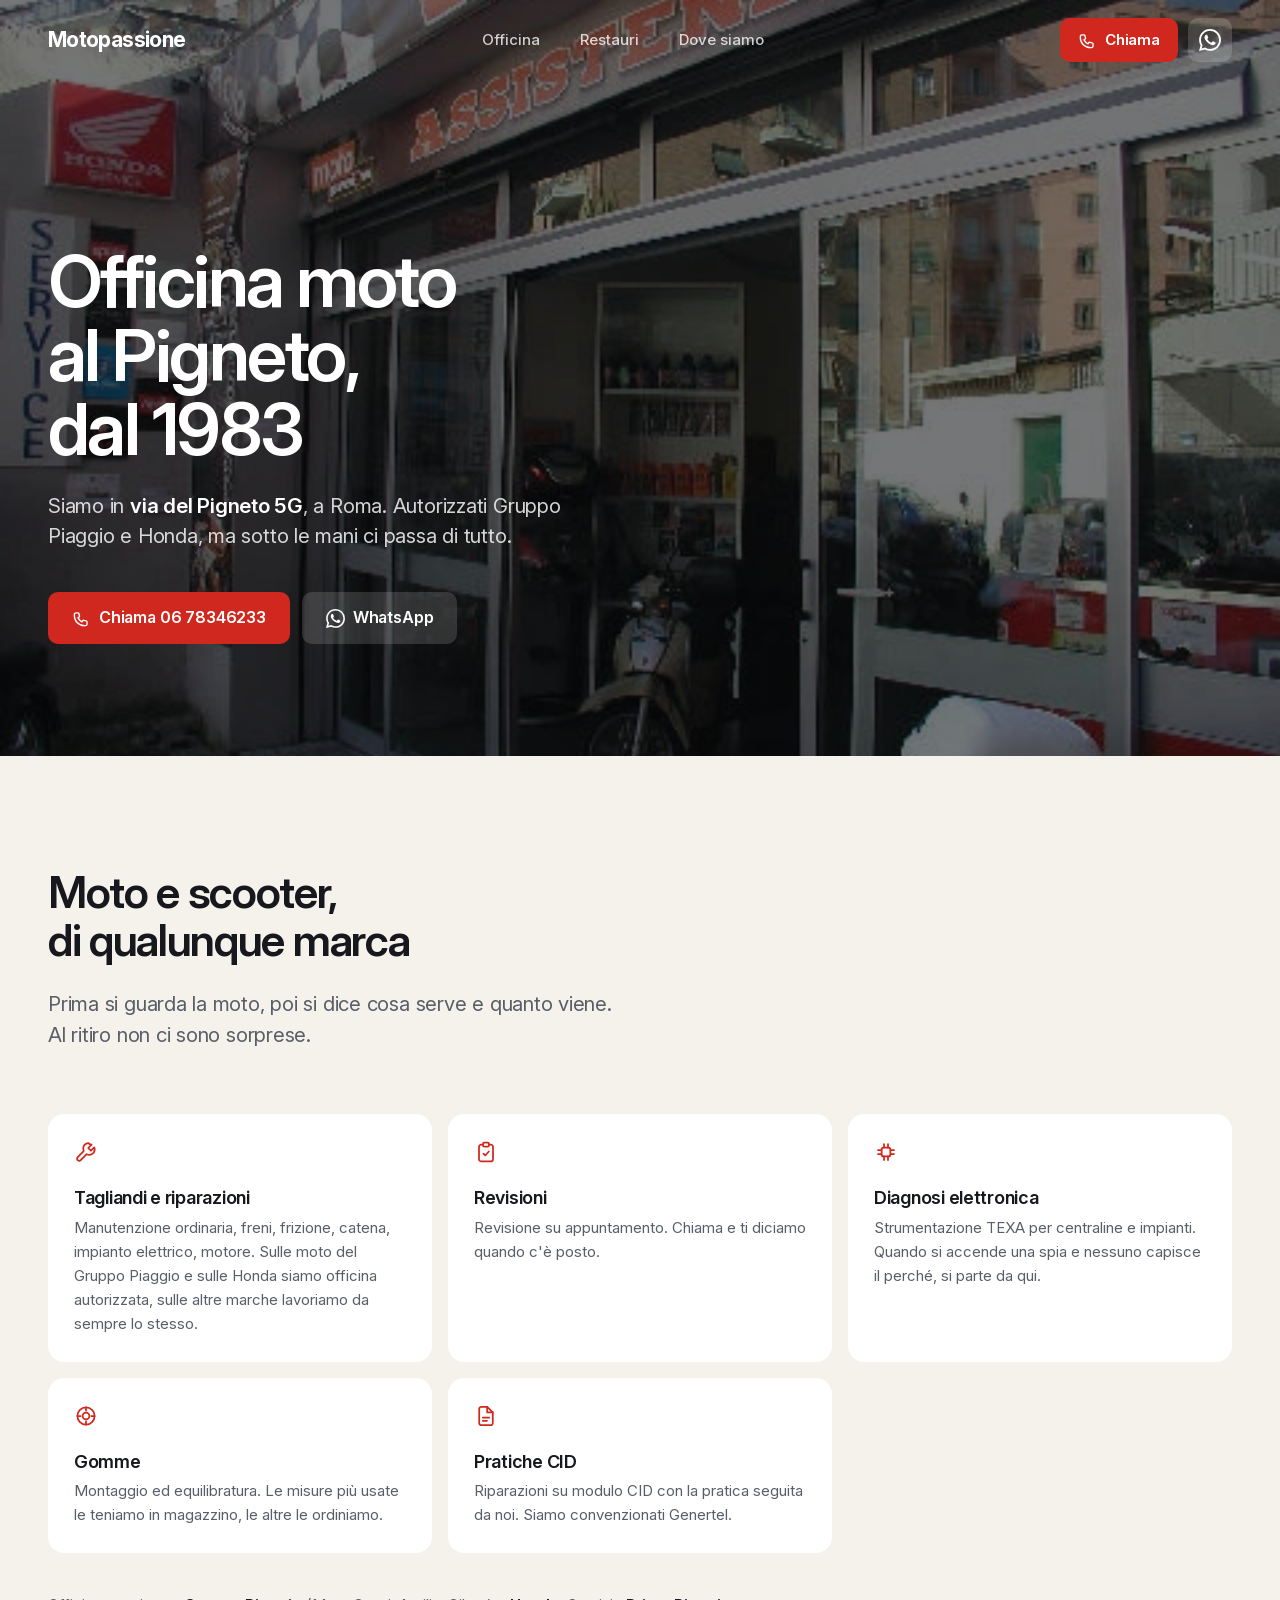
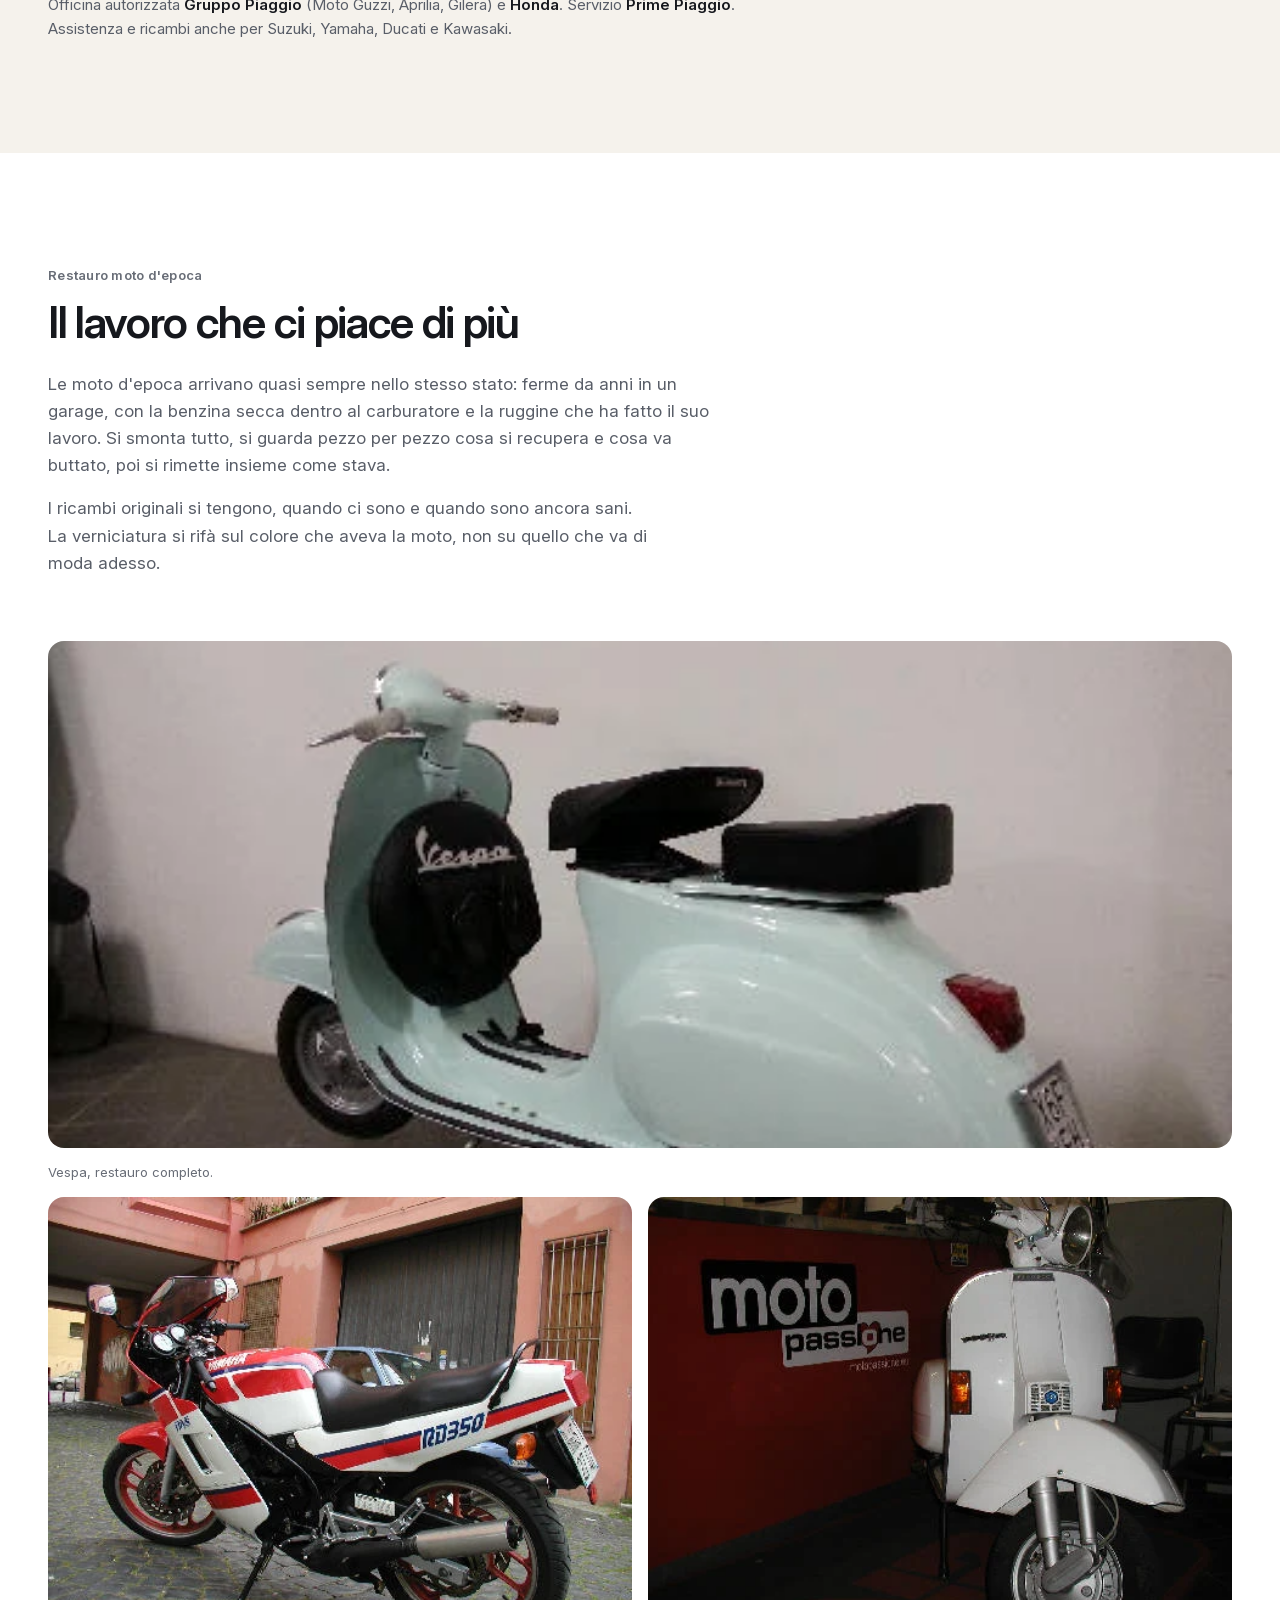
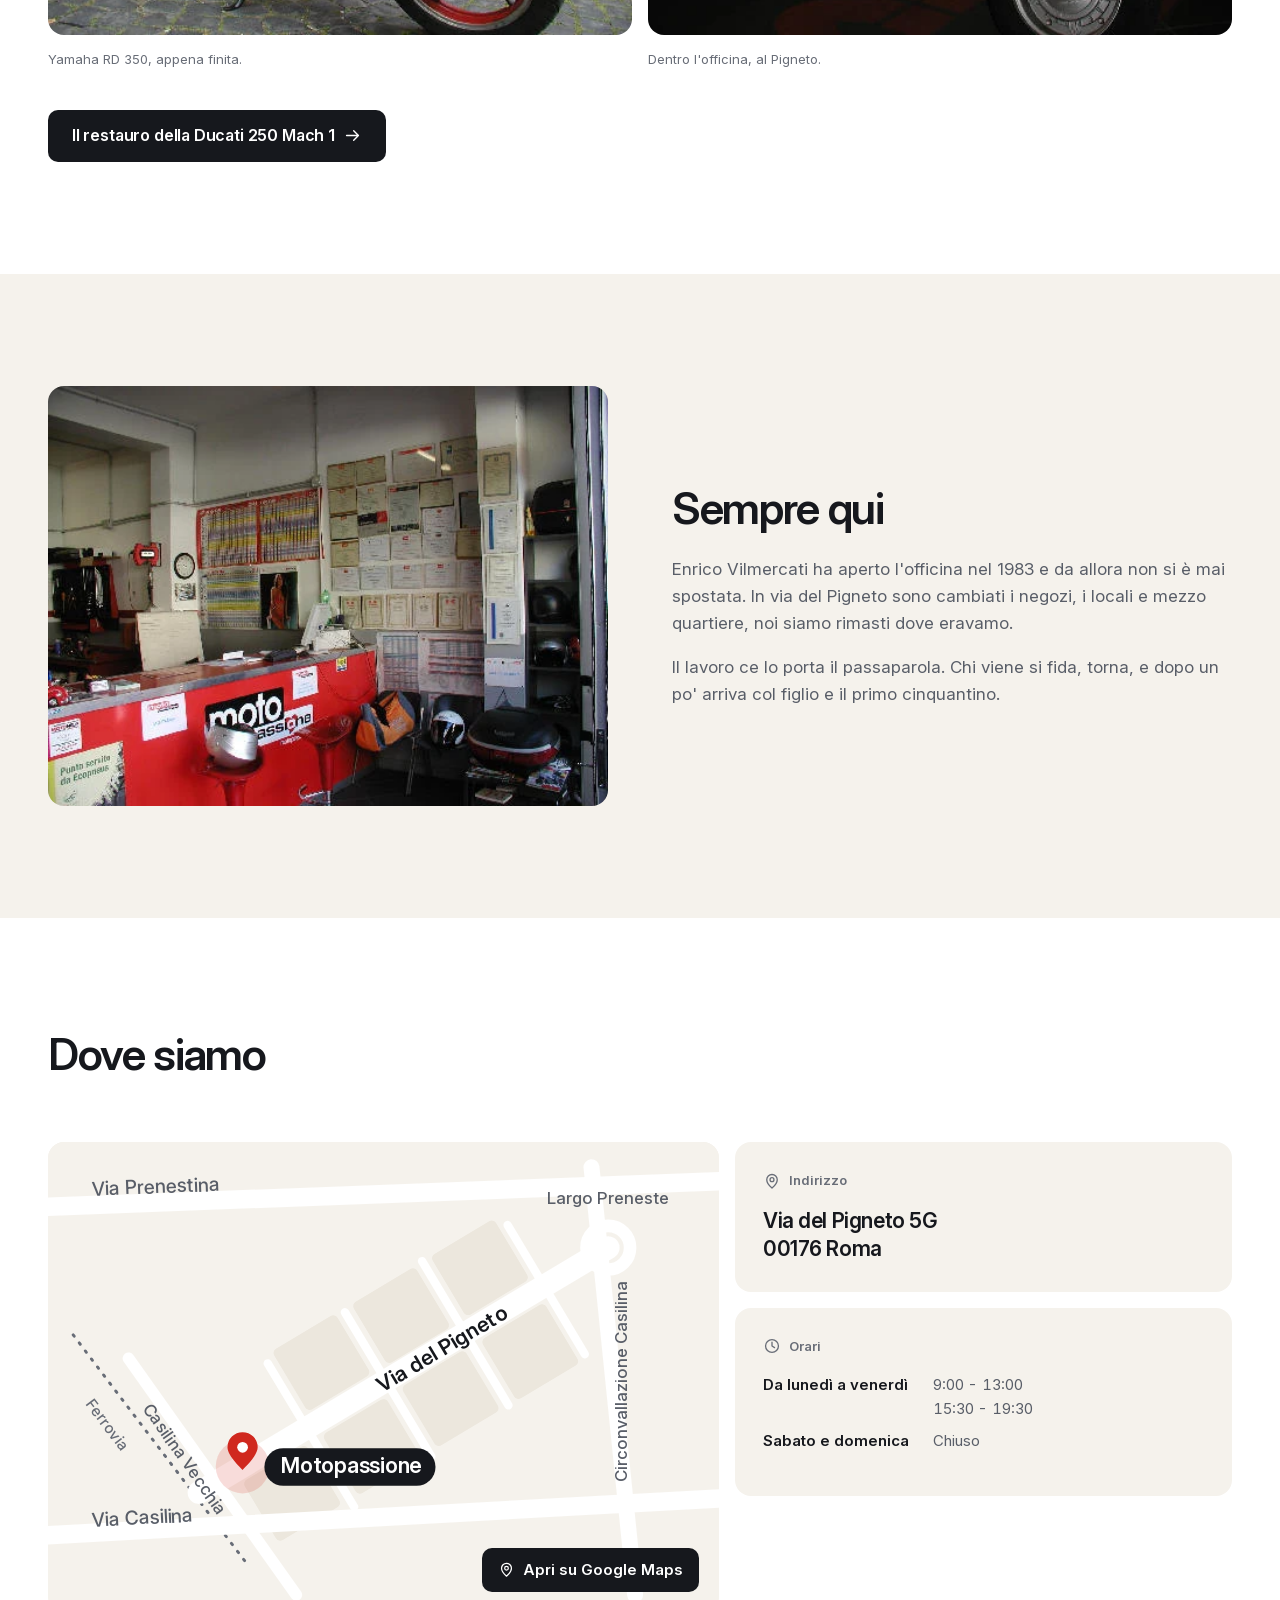
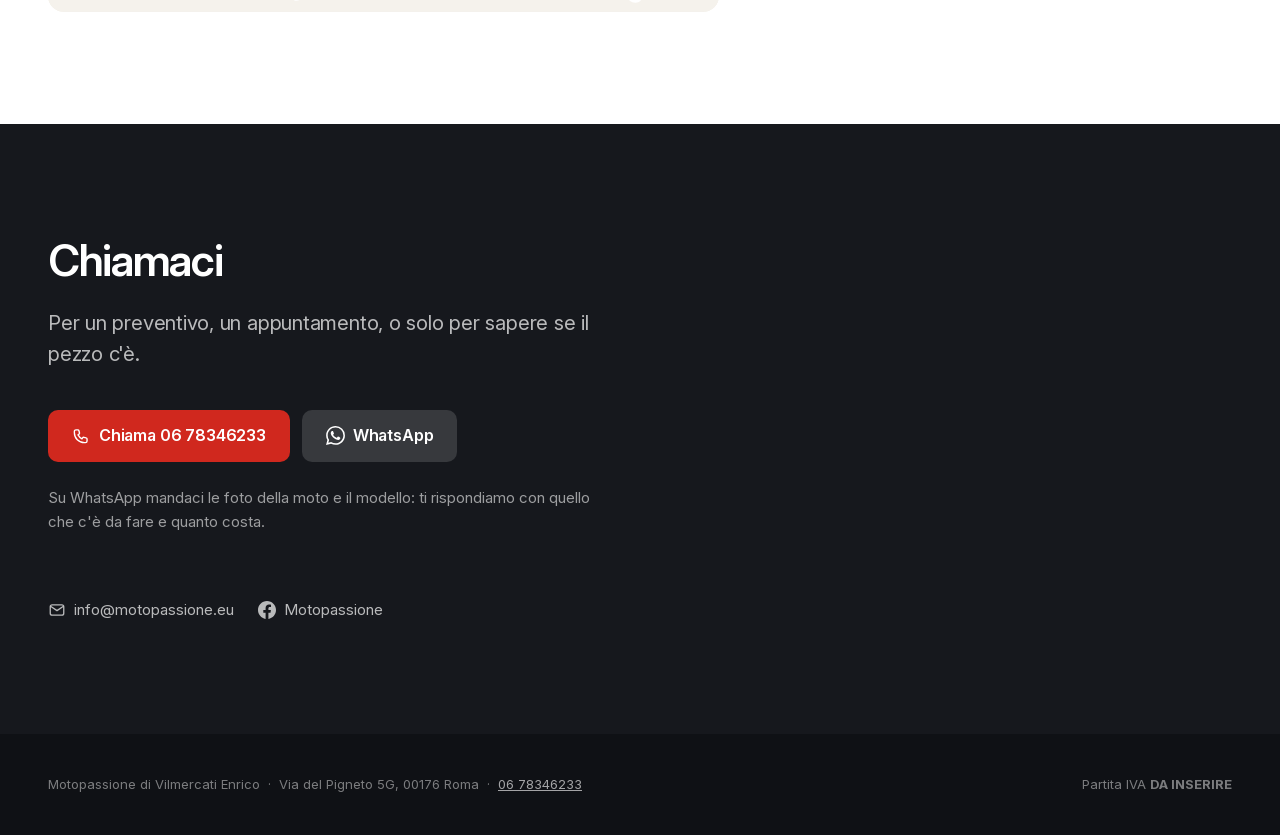
<file: index.html>
<!DOCTYPE html>
<html lang="it">
<head>
<meta charset="utf-8">
<meta name="viewport" content="width=device-width, initial-scale=1">

<title>Motopassione | Officina moto a Roma dal 1983, Pigneto</title>
<meta name="description" content="Officina moto al Pigneto dal 1983. Tagliandi, revisioni, diagnosi elettronica, gomme. Autorizzata Gruppo Piaggio e Honda. Restauro moto d'epoca a Roma.">

<link rel="canonical" href="https://motopassione.eu/">
<meta name="theme-color" content="#ffffff">

<link rel="preload" href="fonts/InterVariable.woff2" as="font" type="font/woff2" crossorigin>

<meta property="og:type" content="website">
<meta property="og:locale" content="it_IT">
<meta property="og:site_name" content="Motopassione">
<meta property="og:title" content="Motopassione | Officina moto a Roma dal 1983">
<meta property="og:description" content="Officina moto al Pigneto. Tagliandi, revisioni, diagnosi elettronica, gomme e restauro di moto d'epoca.">
<meta property="og:url" content="https://motopassione.eu/">
<meta property="og:image" content="https://motopassione.eu/img/officina-pigneto.webp">
<meta name="twitter:card" content="summary_large_image">

<link rel="stylesheet" href="style.css">
</head>

<body>

<a class="salta" href="#contenuto">Vai al contenuto</a>

<!-- ===================================================================
     ICONE
     Disegnate qui una volta sola e richiamate nel resto della pagina con
     <svg class="icona"><use href="#nome"></use></svg>.
     Prendono il colore del testo che hanno intorno.
     =================================================================== -->
<svg width="0" height="0" aria-hidden="true" focusable="false" style="position:absolute">
  <symbol id="i-telefono" viewBox="0 0 24 24">
    <path d="M15.6 21A12.6 12.6 0 0 1 3 8.4V6.9a2 2 0 0 1 2-2h2.4a1.4 1.4 0 0 1 1.36 1.06l.72 2.9a1.4 1.4 0 0 1-.6 1.5l-1.28.86a12.6 12.6 0 0 0 5 5l.86-1.28a1.4 1.4 0 0 1 1.5-.6l2.9.72A1.4 1.4 0 0 1 19 16.6V19a2 2 0 0 1-2 2z"/>
  </symbol>
  <symbol id="i-whatsapp" viewBox="0 0 24 24">
    <path d="M17.47 14.38c-.3-.15-1.76-.87-2.03-.97-.27-.1-.47-.15-.67.15-.2.3-.77.97-.94 1.16-.17.2-.35.22-.64.08-.3-.15-1.26-.47-2.39-1.48-.88-.79-1.48-1.76-1.65-2.06-.18-.3-.02-.46.13-.6.13-.14.3-.35.44-.53.15-.17.2-.3.3-.5.1-.2.05-.37-.02-.52-.08-.15-.67-1.61-.92-2.2-.24-.58-.49-.5-.67-.51h-.57c-.2 0-.52.07-.8.37-.27.3-1.04 1.02-1.04 2.48 0 1.46 1.07 2.88 1.22 3.07.15.2 2.1 3.2 5.08 4.49.7.3 1.26.49 1.69.62.71.23 1.36.2 1.87.12.57-.09 1.76-.72 2-1.42.25-.69.25-1.29.18-1.41-.08-.13-.27-.2-.57-.35M12.05 21.79h-.01a9.87 9.87 0 0 1-5.03-1.38l-.36-.21-3.74.98 1-3.65-.24-.37a9.86 9.86 0 0 1-1.51-5.26c0-5.45 4.44-9.89 9.89-9.89a9.82 9.82 0 0 1 9.88 9.9c0 5.44-4.43 9.88-9.88 9.88m8.41-18.3A11.82 11.82 0 0 0 12.05 0C5.5 0 .16 5.34.16 11.89c0 2.1.55 4.14 1.59 5.95L.06 24l6.3-1.65a11.88 11.88 0 0 0 5.69 1.45c6.55 0 11.89-5.34 11.89-11.9a11.82 11.82 0 0 0-3.48-8.41"/>
  </symbol>
  <symbol id="i-facebook" viewBox="0 0 24 24">
    <path d="M24 12.07C24 5.44 18.63.07 12 .07S0 5.44 0 12.07c0 5.99 4.39 10.95 10.13 11.85v-8.38H7.08v-3.47h3.05V9.43c0-3.01 1.79-4.67 4.53-4.67 1.31 0 2.69.24 2.69.24v2.95h-1.52c-1.49 0-1.95.93-1.95 1.88v2.25h3.33l-.54 3.47h-2.8v8.38C19.61 23.02 24 18.06 24 12.07"/>
  </symbol>
  <symbol id="i-posizione" viewBox="0 0 24 24">
    <path d="M12 21.4s7-5.9 7-11.1a7 7 0 1 0-14 0c0 5.2 7 11.1 7 11.1z"/>
    <circle cx="12" cy="10.2" r="2.6"/>
  </symbol>
  <symbol id="i-orologio" viewBox="0 0 24 24">
    <circle cx="12" cy="12" r="8.6"/>
    <path d="M12 6.9V12l3.4 2.1"/>
  </symbol>
  <symbol id="i-mail" viewBox="0 0 24 24">
    <rect x="3" y="5.2" width="18" height="13.6" rx="2.6"/>
    <path d="m4.4 7.6 7.6 5.2 7.6-5.2"/>
  </symbol>
  <symbol id="i-freccia" viewBox="0 0 24 24">
    <path d="M4.5 12h15M13.5 6l6 6-6 6"/>
  </symbol>
  <symbol id="i-chiave" viewBox="0 0 24 24">
    <path d="M14.6 3.2a5.5 5.5 0 0 0-4.9 8l-6 6a2.1 2.1 0 1 0 3 3l6-6a5.5 5.5 0 0 0 8-4.9c0-.7-.14-1.37-.4-2l-3.4 3.4-2.7-2.7 3.4-3.4a5.5 5.5 0 0 0-2-.4z"/>
  </symbol>
  <symbol id="i-revisione" viewBox="0 0 24 24">
    <path d="M9 4.6H7.2A2.2 2.2 0 0 0 5 6.8v12.4a2.2 2.2 0 0 0 2.2 2.2h9.6a2.2 2.2 0 0 0 2.2-2.2V6.8a2.2 2.2 0 0 0-2.2-2.2H15"/>
    <rect x="9" y="2.6" width="6" height="4" rx="1.3"/>
    <path d="m9.4 13.6 1.9 1.9 3.5-4"/>
  </symbol>
  <symbol id="i-diagnosi" viewBox="0 0 24 24">
    <rect x="7.6" y="7.6" width="8.8" height="8.8" rx="2"/>
    <path d="M10 4v3.6M14 4v3.6M10 16.4V20M14 16.4V20M4 10h3.6M4 14h3.6M16.4 10H20M16.4 14H20"/>
  </symbol>
  <symbol id="i-gomme" viewBox="0 0 24 24">
    <circle cx="12" cy="12" r="8.6"/>
    <circle cx="12" cy="12" r="3.4"/>
    <path d="M12 3.4v3.2M12 17.4v3.2M3.4 12h3.2M17.4 12h3.2"/>
  </symbol>
  <symbol id="i-documento" viewBox="0 0 24 24">
    <path d="M13.2 2.8H7.4a2.2 2.2 0 0 0-2.2 2.2v14a2.2 2.2 0 0 0 2.2 2.2h9.2a2.2 2.2 0 0 0 2.2-2.2V8.4z"/>
    <path d="M13.2 2.8v5.6h5.6"/>
    <path d="M8.8 13.6h6.4M8.8 16.8h4.2"/>
  </symbol>
</svg>

<header class="testata testata-chiara">
  <div class="wrap">
    <a class="marchio" href="index.html">Motopassione</a>

    <nav class="nav" aria-label="Navigazione principale">
      <a class="nav-officina" href="#officina">Officina</a>
      <a href="#restauri">Restauri</a>
      <a href="#dove">Dove siamo</a>
    </nav>

    <div class="azioni-testata">
      <a class="btn btn-rosso btn-piccolo" href="tel:+390678346233">
        <svg class="icona"><use href="#i-telefono"></use></svg>Chiama
      </a>
      <a class="btn-icona" href="https://wa.me/393802871500?text=Ciao%2C%20vi%20scrivo%20dal%20sito%20Motopassione." target="_blank" rel="noopener" aria-label="Scrivici su WhatsApp">
        <svg class="icona icona-piena"><use href="#i-whatsapp"></use></svg>
      </a>
    </div>
  </div>
</header>

<main id="contenuto">

  <!-- =================================================================
       APERTURA
       ================================================================= -->
  <section class="hero su-scuro">

    <div class="hero-foto">
      <!-- Prima immagine della pagina: niente loading="lazy" qui. -->
      <img src="img/officina-pigneto.webp"
           width="480" height="360"
           alt="L'ingresso dell'officina Motopassione in via del Pigneto, con l'insegna dell'assistenza e il marchio Honda"
           fetchpriority="high" decoding="async">
    </div>

    <div class="wrap hero-contenuto">
      <h1>Officina moto<br>al Pigneto,<br>dal 1983</h1>
      <p class="lead">Siamo in <strong>via del Pigneto 5G</strong>, a Roma. Autorizzati Gruppo Piaggio e Honda, ma sotto le mani ci passa di tutto.</p>
      <div class="bottoni">
        <a class="btn btn-rosso" href="tel:+390678346233">
          <svg class="icona"><use href="#i-telefono"></use></svg>Chiama 06 78346233
        </a>
        <a class="btn btn-beige" href="https://wa.me/393802871500?text=Ciao%2C%20vi%20scrivo%20dal%20sito%20Motopassione." target="_blank" rel="noopener">
          <svg class="icona icona-piena"><use href="#i-whatsapp"></use></svg>WhatsApp
        </a>
      </div>
    </div>

  </section>


  <!-- =================================================================
       COSA FACCIAMO
       ================================================================= -->
  <section class="sezione sezione-beige" id="officina">
    <div class="wrap">

      <h2>Moto e scooter,<br>di qualunque marca</h2>
      <p class="lead misura dopo-titolo">Prima si guarda la moto, poi si dice cosa serve e quanto viene. Al ritiro non ci sono sorprese.</p>

      <div class="lavori">

        <div class="lavoro">
          <svg class="icona"><use href="#i-chiave"></use></svg>
          <h3>Tagliandi e riparazioni</h3>
          <p>Manutenzione ordinaria, freni, frizione, catena, impianto elettrico, motore. Sulle moto del Gruppo Piaggio e sulle Honda siamo officina autorizzata, sulle altre marche lavoriamo da sempre lo stesso.</p>
        </div>

        <div class="lavoro">
          <svg class="icona"><use href="#i-revisione"></use></svg>
          <h3>Revisioni</h3>
          <p>Revisione su appuntamento. Chiama e ti diciamo quando c'è posto.</p>
        </div>

        <div class="lavoro">
          <svg class="icona"><use href="#i-diagnosi"></use></svg>
          <h3>Diagnosi elettronica</h3>
          <p>Strumentazione TEXA per centraline e impianti. Quando si accende una spia e nessuno capisce il perché, si parte da qui.</p>
        </div>

        <div class="lavoro">
          <svg class="icona"><use href="#i-gomme"></use></svg>
          <h3>Gomme</h3>
          <p>Montaggio ed equilibratura. Le misure più usate le teniamo in magazzino, le altre le ordiniamo.</p>
        </div>

        <div class="lavoro">
          <svg class="icona"><use href="#i-documento"></use></svg>
          <h3>Pratiche CID</h3>
          <p>Riparazioni su modulo CID con la pratica seguita da noi. Siamo convenzionati Genertel.</p>
        </div>

      </div>

      <p class="marchi">Officina autorizzata <strong>Gruppo Piaggio</strong> (Moto Guzzi, Aprilia, Gilera) e <strong>Honda</strong>. Servizio <strong>Prime Piaggio</strong>. Assistenza e ricambi anche per Suzuki, Yamaha, Ducati e Kawasaki.</p>

    </div>
  </section>


  <!-- =================================================================
       RESTAURI
       ================================================================= -->
  <section class="sezione" id="restauri">
    <div class="wrap">

      <div class="restauri-intro">
        <p class="etichetta">Restauro moto d'epoca</p>
        <h2>Il lavoro che ci piace di più</h2>
        <div class="prosa dopo-titolo">
          <p>Le moto d'epoca arrivano quasi sempre nello stesso stato: ferme da anni in un garage, con la benzina secca dentro al carburatore e la ruggine che ha fatto il suo lavoro. Si smonta tutto, si guarda pezzo per pezzo cosa si recupera e cosa va buttato, poi si rimette insieme come stava.</p>
          <p>I ricambi originali si tengono, quando ci sono e quando sono ancora sani. La verniciatura si rifà sul colore che aveva la moto, non su quello che va di moda adesso.</p>
        </div>
      </div>

      <figure class="foto-grande">
        <img src="img/vespa-restaurata.webp"
             width="480" height="360"
             alt="Vespa d'epoca restaurata, verniciata verde chiaro"
             loading="lazy" decoding="async">
        <figcaption class="didascalia">Vespa, restauro completo.</figcaption>
      </figure>

      <div class="coppia">
        <figure>
          <img src="img/yamaha-rd-350.webp"
               width="480" height="360"
               alt="Yamaha RD 350 con la livrea rossa e bianca, parcheggiata davanti all'officina"
               loading="lazy" decoding="async">
          <figcaption class="didascalia">Yamaha RD 350, appena finita.</figcaption>
        </figure>
        <figure>
          <img src="img/vespa-officina.webp"
               width="480" height="360"
               alt="Una Vespa bianca dentro l'officina, davanti al muro con l'insegna Motopassione"
               loading="lazy" decoding="async">
          <figcaption class="didascalia">Dentro l'officina, al Pigneto.</figcaption>
        </figure>
      </div>

      <div class="restauri-coda">
        <a class="btn btn-nero" href="restauri/ducati-250-match1.html">
          Il restauro della Ducati 250 Mach 1
          <svg class="icona"><use href="#i-freccia"></use></svg>
        </a>
      </div>

    </div>
  </section>


  <!-- =================================================================
       DAL 1983
       ================================================================= -->
  <section class="sezione sezione-beige">
    <div class="wrap">

      <div class="storia">
        <div class="storia-foto">
          <img src="img/officina-banco.webp"
               width="480" height="360"
               alt="Il bancone dell'officina Motopassione con le certificazioni appese al muro"
               loading="lazy" decoding="async">
        </div>
        <div>
          <h2>Sempre qui</h2>
          <div class="prosa dopo-titolo">
            <p>Enrico Vilmercati ha aperto l'officina nel 1983 e da allora non si è mai spostata. In via del Pigneto sono cambiati i negozi, i locali e mezzo quartiere, noi siamo rimasti dove eravamo.</p>
            <p>Il lavoro ce lo porta il passaparola. Chi viene si fida, torna, e dopo un po' arriva col figlio e il primo cinquantino.</p>
          </div>
        </div>
      </div>

    </div>
  </section>


  <!-- =================================================================
       DOVE SIAMO E ORARI
       ================================================================= -->
  <section class="sezione" id="dove">
    <div class="wrap">

      <h2>Dove siamo</h2>

      <div class="dove">

        <a class="mappa"
           href="https://www.google.com/maps/search/?api=1&amp;query=Motopassione%2C%20Via%20del%20Pigneto%205G%2C%2000176%20Roma"
           target="_blank" rel="noopener">
          <!-- Mappa disegnata a mano, non e' un servizio esterno: nessuna
               richiesta a Google, nessun cookie, nessun banner. Non e' in
               scala, serve a inquadrare la zona: cliccandola si apre
               Google Maps con l'indirizzo giusto. -->
          <svg viewBox="0 0 800 560" role="img"
               aria-label="Mappa della zona: l'officina si trova all'inizio di via del Pigneto, vicino a via Casilina Vecchia e alla ferrovia">

            <rect width="800" height="560" fill="var(--beige)"/>

            <!-- isolati -->
            <g fill="var(--beige-cupo)">
              <rect x="282" y="221" width="88" height="84" rx="6" transform="rotate(-30.9 326 263)"/>
              <rect x="342" y="321" width="88" height="84" rx="6" transform="rotate(-30.9 386 363)"/>
              <rect x="377" y="165" width="88" height="84" rx="6" transform="rotate(-30.9 421 207)"/>
              <rect x="436" y="264" width="88" height="84" rx="6" transform="rotate(-30.9 480 306)"/>
              <rect x="471" y="108" width="88" height="84" rx="6" transform="rotate(-30.9 515 150)"/>
              <rect x="531" y="208" width="88" height="84" rx="6" transform="rotate(-30.9 575 250)"/>
              <rect x="247" y="377" width="88" height="84" rx="6" transform="rotate(-30.9 291 419)"/>
            </g>

            <!-- strade minori -->
            <g stroke="#fff" stroke-width="10" stroke-linecap="round" fill="none">
              <path d="M262 264 L365 435"/>
              <path d="M354 203 L457 375"/>
              <path d="M446 142 L549 314"/>
              <path d="M548 99 L640 253"/>
            </g>

            <!-- ferrovia -->
            <path d="M30 230 L235 500" stroke="var(--testo-3)" stroke-width="3.5"
                  stroke-dasharray="2 10" stroke-linecap="round" fill="none"/>

            <!-- strade principali -->
            <g stroke="#fff" stroke-linecap="round" fill="none">
              <path d="M-20 78 L820 46" stroke-width="22"/>
              <path d="M-20 470 L820 424" stroke-width="22"/>
              <path d="M648 30 L700 540" stroke-width="19"/>
              <path d="M96 258 L296 540" stroke-width="14"/>
              <path d="M180 418 L668 126" stroke-width="27"/>
            </g>

            <!-- largo Preneste -->
            <circle cx="668" cy="126" r="26" fill="none" stroke="#fff" stroke-width="15"/>

            <!-- nomi delle strade -->
            <g fill="var(--testo-2)" font-family="Inter, system-ui, sans-serif"
               font-size="23" font-weight="500">
              <text x="52" y="64" transform="rotate(-2.2 52 64)">Via Prenestina</text>
              <text x="52" y="459" transform="rotate(-3.1 52 459)">Via Casilina</text>
              <text x="690" y="286" transform="rotate(-90 690 286)" text-anchor="middle" font-size="20">Circonvallazione Casilina</text>
              <text x="112" y="318" transform="rotate(54.7 112 318)" font-size="20">Casilina Vecchia</text>
              <text x="44" y="312" transform="rotate(52.8 44 312)" font-size="18" fill="var(--testo-3)">Ferrovia</text>
              <text x="668" y="74" text-anchor="middle" font-size="20">Largo Preneste</text>
            </g>

            <!-- via del Pigneto, scritta sopra la strada -->
            <text x="474" y="254" transform="rotate(-30.9 474 254)" text-anchor="middle"
                  font-family="Inter, system-ui, sans-serif" font-size="25" font-weight="600"
                  fill="var(--nero)">Via del Pigneto</text>

            <!-- l'officina -->
            <circle cx="232" cy="387" r="32" fill="var(--rosso)" opacity="0.16"/>
            <path d="M232 391c0-.6-18-16.2-18-27a18 18 0 0 1 36 0c0 10.8-18 26.4-18 27z" fill="var(--rosso)"/>
            <circle cx="232" cy="364" r="6.4" fill="#fff"/>
            <rect x="258" y="365" width="204" height="45" rx="22.5" fill="var(--nero)"/>
            <text x="278" y="395" font-family="Inter, system-ui, sans-serif"
                  font-size="26" font-weight="600" letter-spacing="-0.3" fill="#fff">Motopassione</text>

          </svg>
          <span class="mappa-azione">
            <svg class="icona"><use href="#i-posizione"></use></svg>Apri su Google Maps
          </span>
        </a>

        <div class="dove-schede">

          <div class="riquadro">
            <p class="titolino"><svg class="icona"><use href="#i-posizione"></use></svg>Indirizzo</p>
            <address class="indirizzo">
              Via del Pigneto 5G<br>
              00176 Roma
            </address>
          </div>

          <div class="riquadro">
            <p class="titolino"><svg class="icona"><use href="#i-orologio"></use></svg>Orari</p>
            <dl class="orari">
              <dt>Da lunedì a venerdì</dt>
              <dd>9:00 - 13:00<br>15:30 - 19:30</dd>
              <dt>Sabato e domenica</dt>
              <dd>Chiuso</dd>
            </dl>
          </div>

        </div>

      </div>

    </div>
  </section>


  <!-- =================================================================
       CONTATTI
       ================================================================= -->
  <section class="sezione contatti su-scuro" id="contatti">
    <div class="wrap">

      <h2>Chiamaci</h2>
      <p class="lead dopo-titolo">Per un preventivo, un appuntamento, o solo per sapere se il pezzo c'è.</p>

      <div class="bottoni">
        <a class="btn btn-rosso" href="tel:+390678346233">
          <svg class="icona"><use href="#i-telefono"></use></svg>Chiama 06 78346233
        </a>
        <a class="btn btn-beige" href="https://wa.me/393802871500?text=Ciao%2C%20vi%20scrivo%20dal%20sito%20Motopassione." target="_blank" rel="noopener">
          <svg class="icona icona-piena"><use href="#i-whatsapp"></use></svg>WhatsApp
        </a>
      </div>

      <p class="sottotesto">Su WhatsApp mandaci le foto della moto e il modello: ti rispondiamo con quello che c'è da fare e quanto costa.</p>

      <div class="altri-contatti">
        <a href="mailto:info@motopassione.eu">
          <svg class="icona"><use href="#i-mail"></use></svg>info@motopassione.eu
        </a>
        <!-- VERIFICARE l'indirizzo esatto della pagina Facebook prima di pubblicare -->
        <a href="https://www.facebook.com/motopassione" target="_blank" rel="noopener">
          <svg class="icona icona-piena"><use href="#i-facebook"></use></svg>Motopassione
        </a>
      </div>

    </div>
  </section>

</main>


<footer class="piede">
  <div class="wrap">
    <p>Motopassione di Vilmercati Enrico &nbsp;&middot;&nbsp; Via del Pigneto 5G, 00176 Roma &nbsp;&middot;&nbsp; <a href="tel:+390678346233">06 78346233</a></p>
    <!-- SEGNAPOSTO: inserire la partita IVA reale -->
    <p>Partita IVA <strong>DA INSERIRE</strong></p>
  </div>
</footer>


<!-- ===================================================================
     BARRA CONTATTI, SOLO TELEFONO
     =================================================================== -->
<div class="barra-contatti">
  <a class="b-chiama" href="tel:+390678346233">
    <svg class="icona"><use href="#i-telefono"></use></svg>Chiama
  </a>
  <a class="b-wa" href="https://wa.me/393802871500?text=Ciao%2C%20vi%20scrivo%20dal%20sito%20Motopassione." target="_blank" rel="noopener">
    <svg class="icona icona-piena"><use href="#i-whatsapp"></use></svg>WhatsApp
  </a>
</div>


<!-- ===================================================================
     DATI STRUTTURATI PER GOOGLE (schema.org)
     Le coordinate geo sono approssimate, vanno prese da Google Maps.
     =================================================================== -->
<script type="application/ld+json">
{
  "@context": "https://schema.org",
  "@type": "MotorcycleRepairShop",
  "@id": "https://motopassione.eu/#officina",
  "name": "Motopassione",
  "legalName": "Motopassione di Vilmercati Enrico",
  "description": "Officina moto a Roma, al Pigneto, dal 1983. Tagliandi, riparazioni, revisioni, diagnosi elettronica, gomme, pratiche CID e restauro di moto d'epoca. Officina autorizzata Gruppo Piaggio e Honda.",
  "url": "https://motopassione.eu/",
  "telephone": "+39 06 78346233",
  "email": "info@motopassione.eu",
  "image": "https://motopassione.eu/img/officina-pigneto.webp",
  "foundingDate": "1983",
  "address": {
    "@type": "PostalAddress",
    "streetAddress": "Via del Pigneto 5G",
    "postalCode": "00176",
    "addressLocality": "Roma",
    "addressRegion": "RM",
    "addressCountry": "IT"
  },
  "geo": {
    "@type": "GeoCoordinates",
    "latitude": 41.8881,
    "longitude": 12.5241
  },
  "hasMap": "https://www.google.com/maps/search/?api=1&query=Motopassione%2C%20Via%20del%20Pigneto%205G%2C%2000176%20Roma",
  "areaServed": { "@type": "City", "name": "Roma" },
  "sameAs": [ "https://www.facebook.com/motopassione" ],
  "openingHoursSpecification": [
    {
      "@type": "OpeningHoursSpecification",
      "dayOfWeek": ["Monday", "Tuesday", "Wednesday", "Thursday", "Friday"],
      "opens": "09:00",
      "closes": "13:00"
    },
    {
      "@type": "OpeningHoursSpecification",
      "dayOfWeek": ["Monday", "Tuesday", "Wednesday", "Thursday", "Friday"],
      "opens": "15:30",
      "closes": "19:30"
    }
  ],
  "makesOffer": [
    { "@type": "Offer", "itemOffered": { "@type": "Service", "name": "Tagliandi e riparazioni moto" } },
    { "@type": "Offer", "itemOffered": { "@type": "Service", "name": "Revisione moto e scooter" } },
    { "@type": "Offer", "itemOffered": { "@type": "Service", "name": "Diagnosi elettronica TEXA" } },
    { "@type": "Offer", "itemOffered": { "@type": "Service", "name": "Montaggio ed equilibratura gomme" } },
    { "@type": "Offer", "itemOffered": { "@type": "Service", "name": "Pratiche CID" } },
    { "@type": "Offer", "itemOffered": { "@type": "Service", "name": "Restauro moto d'epoca" } }
  ]
}
</script>

</body>
</html>
</file>
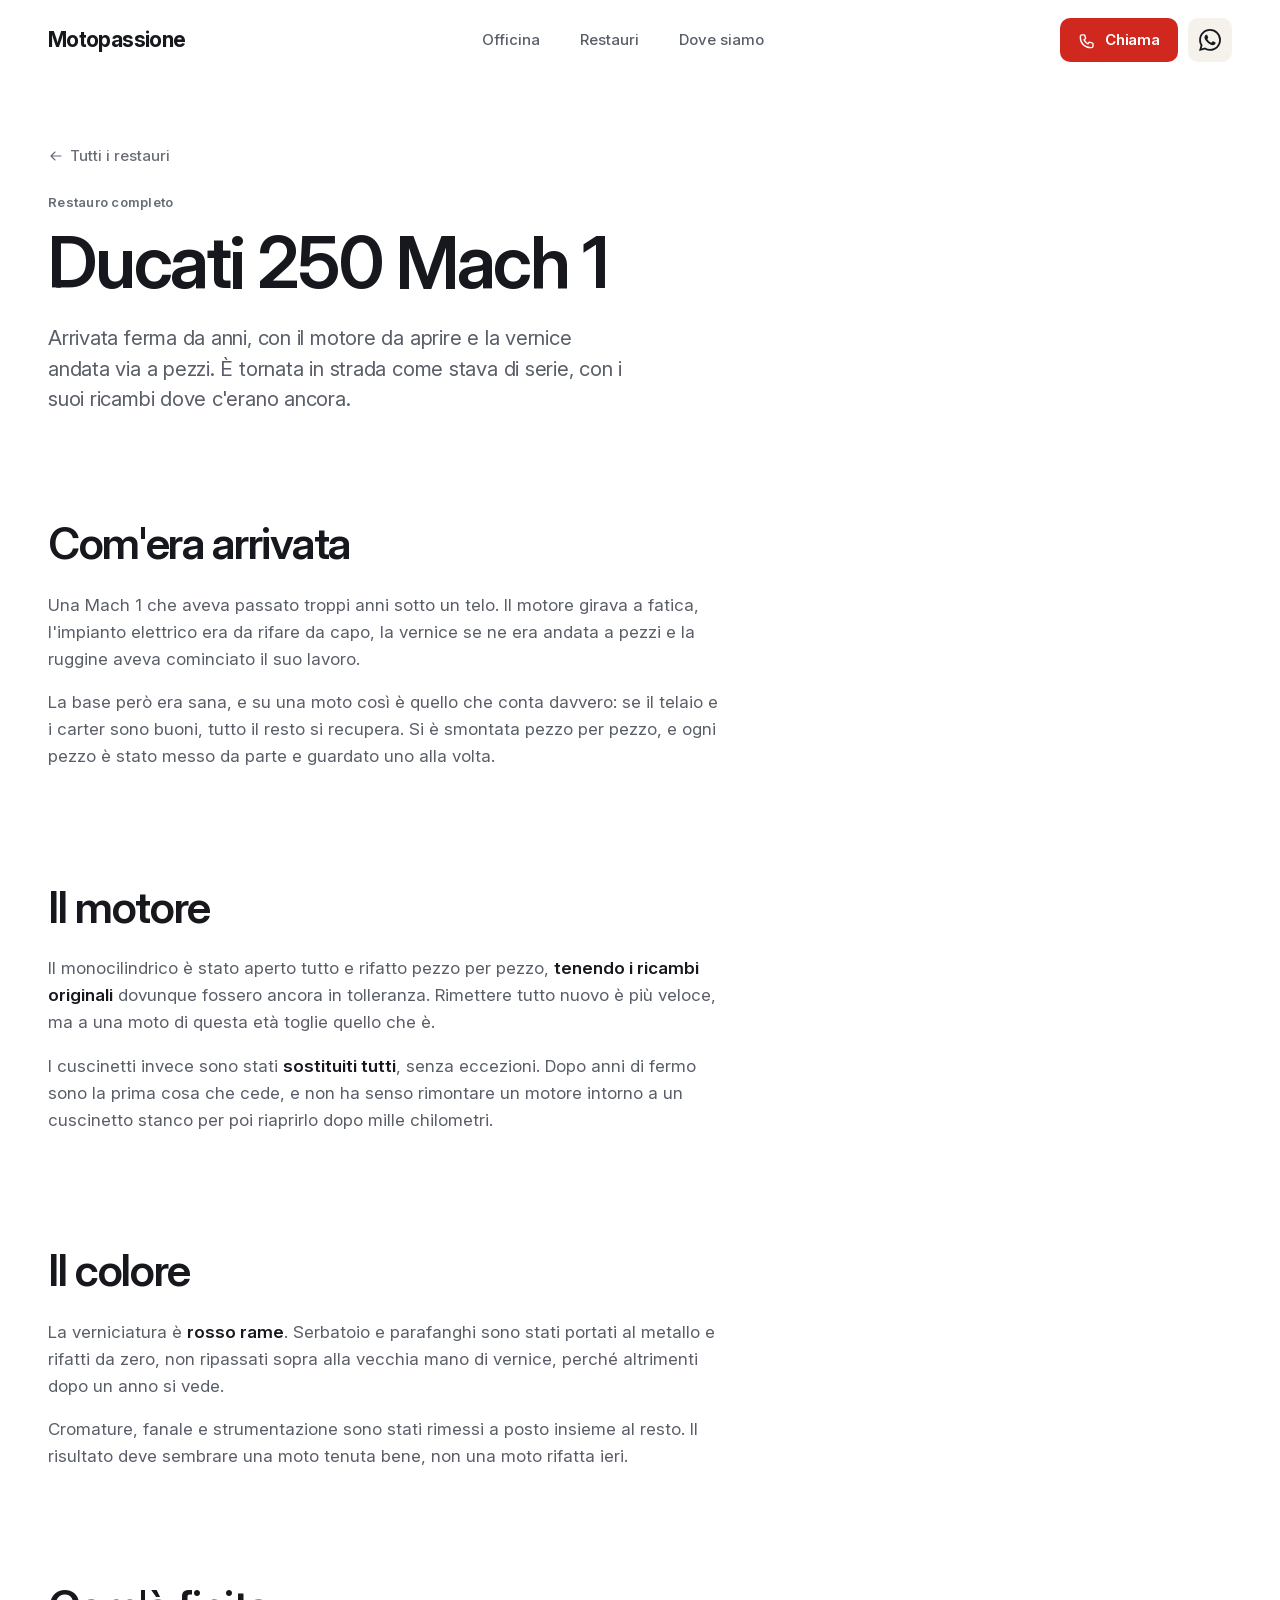
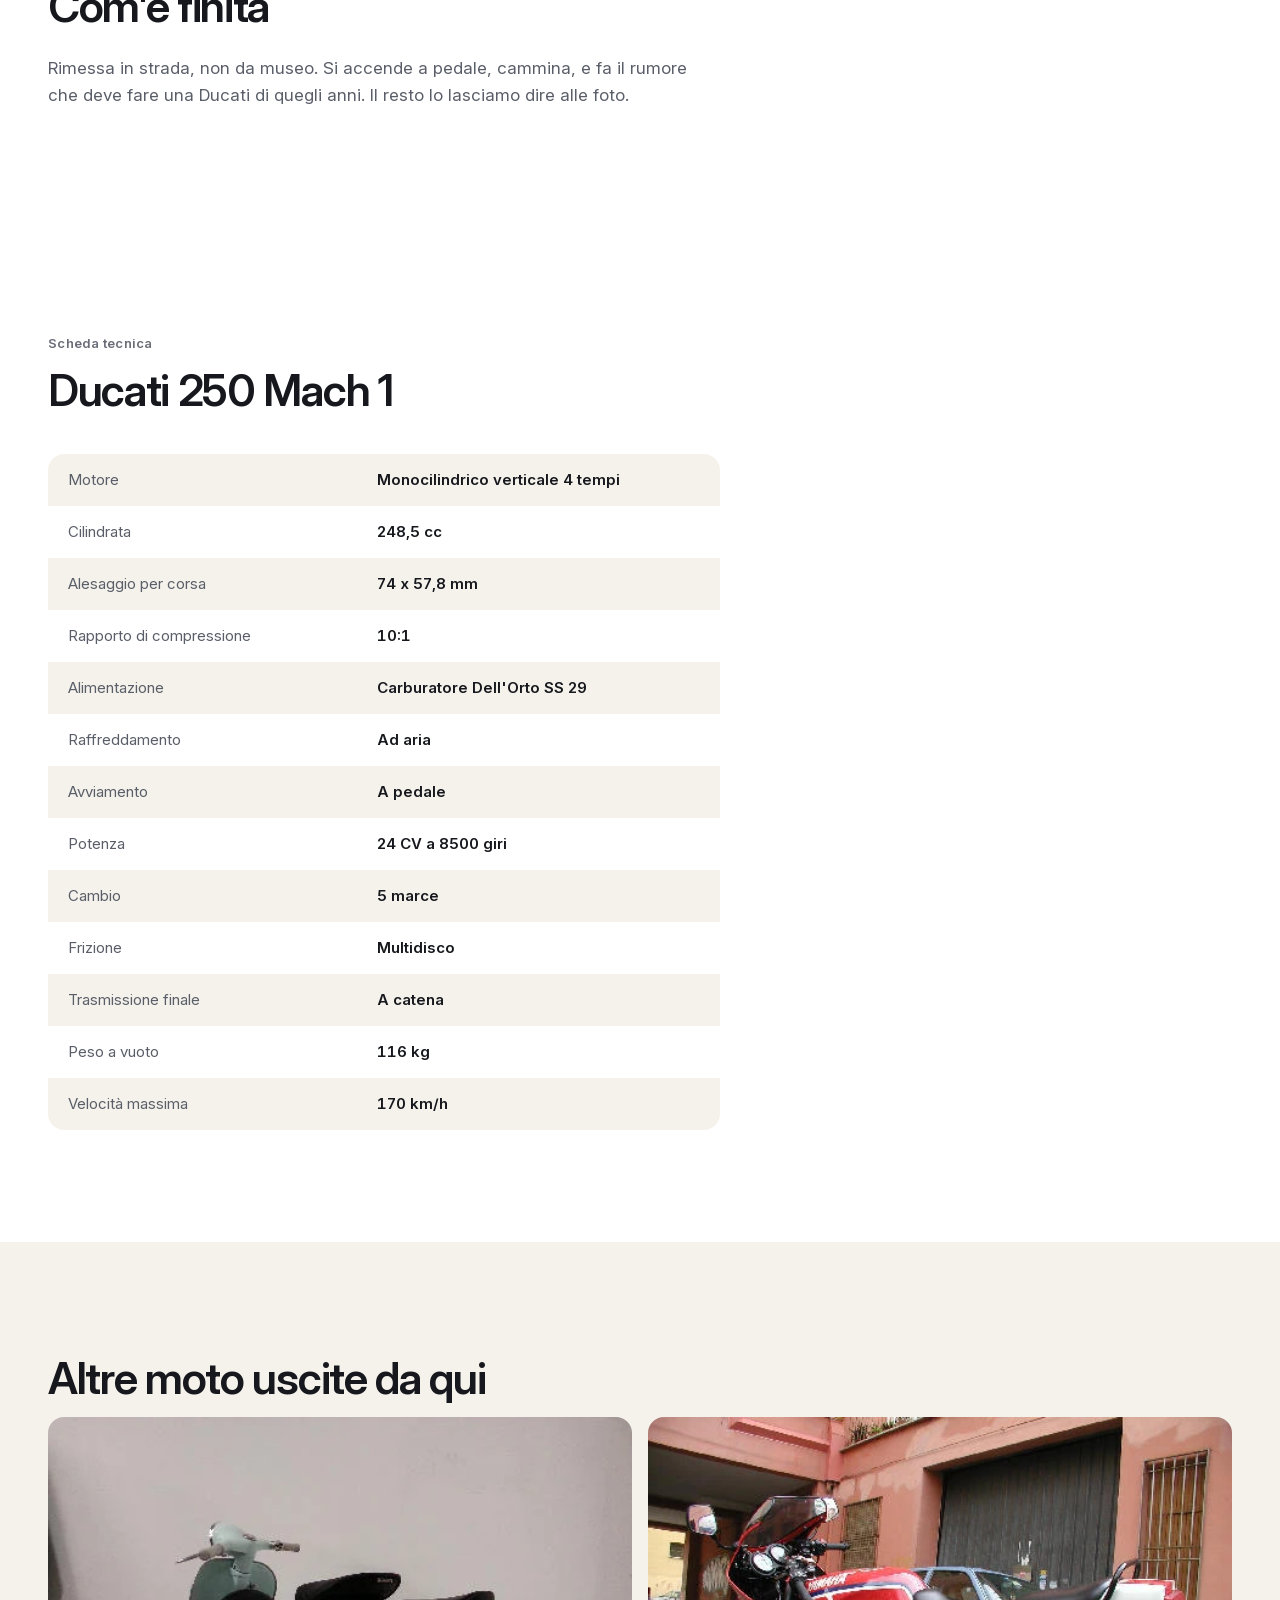
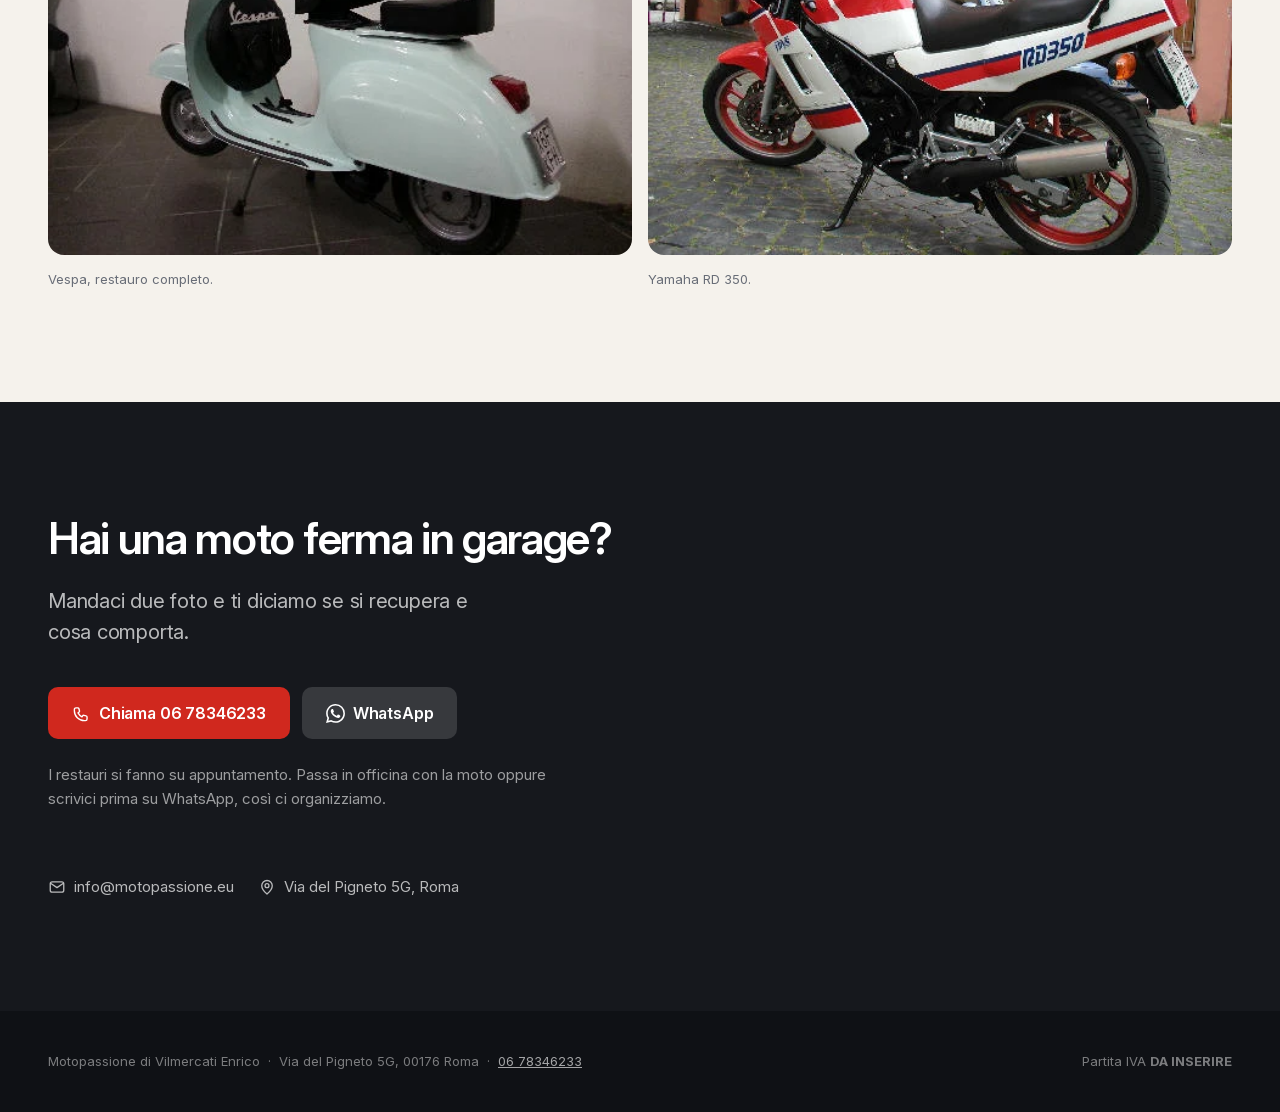
<file: restauri/ducati-250-match1.html>
<!DOCTYPE html>
<html lang="it">
<!--
     ====================================================================
     PAGINA DI UN RESTAURO

     Per aggiungerne un'altra (Benelli 125 Sport, Yamaha RD 350, Vespa 50,
     Corsarino 50) si duplica questo file dentro la cartella restauri/,
     gli si dà un nome tipo benelli-125-sport.html, e si cambia solo:

       1. title, meta description e canonical qui sotto nella testa
       2. il nome della moto nel titolo h1 e nell'etichetta
       3. i testi dei capitoli
       4. i nomi dei file delle foto e i loro alt
       5. le righe della scheda tecnica in fondo
       6. il JSON-LD in fondo (nome e indirizzo della pagina)

     Struttura e grafica non si toccano: sta tutto in ../style.css.
     Poi si aggiunge il link alla pagina nuova dentro index.html,
     nella sezione "Restauri".
     ====================================================================
-->
<head>
<meta charset="utf-8">
<meta name="viewport" content="width=device-width, initial-scale=1">

<title>Restauro Ducati 250 Mach 1 | Motopassione Roma</title>
<meta name="description" content="Il restauro completo di una Ducati 250 Mach 1: motore rifatto con i ricambi originali, tutti i cuscinetti sostituiti, verniciatura rosso rame. Restauro moto d'epoca a Roma, al Pigneto.">

<link rel="canonical" href="https://motopassione.eu/restauri/ducati-250-match1.html">
<meta name="theme-color" content="#ffffff">

<link rel="preload" href="../fonts/InterVariable.woff2" as="font" type="font/woff2" crossorigin>

<meta property="og:type" content="article">
<meta property="og:locale" content="it_IT">
<meta property="og:site_name" content="Motopassione">
<meta property="og:title" content="Restauro Ducati 250 Mach 1">
<meta property="og:description" content="Motore rifatto con i ricambi originali, tutti i cuscinetti sostituiti, verniciatura rosso rame. Restauro moto d'epoca a Roma.">
<meta property="og:url" content="https://motopassione.eu/restauri/ducati-250-match1.html">
<meta property="og:image" content="https://motopassione.eu/img/vespa-restaurata.webp">
<meta name="twitter:card" content="summary_large_image">

<link rel="stylesheet" href="../style.css">
</head>

<body>

<a class="salta" href="#contenuto">Vai al contenuto</a>

<!-- ===================================================================
     ICONE
     Disegnate qui una volta sola e richiamate nel resto della pagina con
     <svg class="icona"><use href="#nome"></use></svg>.
     Prendono il colore del testo che hanno intorno.
     =================================================================== -->
<svg width="0" height="0" aria-hidden="true" focusable="false" style="position:absolute">
  <symbol id="i-telefono" viewBox="0 0 24 24">
    <path d="M15.6 21A12.6 12.6 0 0 1 3 8.4V6.9a2 2 0 0 1 2-2h2.4a1.4 1.4 0 0 1 1.36 1.06l.72 2.9a1.4 1.4 0 0 1-.6 1.5l-1.28.86a12.6 12.6 0 0 0 5 5l.86-1.28a1.4 1.4 0 0 1 1.5-.6l2.9.72A1.4 1.4 0 0 1 19 16.6V19a2 2 0 0 1-2 2z"/>
  </symbol>
  <symbol id="i-whatsapp" viewBox="0 0 24 24">
    <path d="M17.47 14.38c-.3-.15-1.76-.87-2.03-.97-.27-.1-.47-.15-.67.15-.2.3-.77.97-.94 1.16-.17.2-.35.22-.64.08-.3-.15-1.26-.47-2.39-1.48-.88-.79-1.48-1.76-1.65-2.06-.18-.3-.02-.46.13-.6.13-.14.3-.35.44-.53.15-.17.2-.3.3-.5.1-.2.05-.37-.02-.52-.08-.15-.67-1.61-.92-2.2-.24-.58-.49-.5-.67-.51h-.57c-.2 0-.52.07-.8.37-.27.3-1.04 1.02-1.04 2.48 0 1.46 1.07 2.88 1.22 3.07.15.2 2.1 3.2 5.08 4.49.7.3 1.26.49 1.69.62.71.23 1.36.2 1.87.12.57-.09 1.76-.72 2-1.42.25-.69.25-1.29.18-1.41-.08-.13-.27-.2-.57-.35M12.05 21.79h-.01a9.87 9.87 0 0 1-5.03-1.38l-.36-.21-3.74.98 1-3.65-.24-.37a9.86 9.86 0 0 1-1.51-5.26c0-5.45 4.44-9.89 9.89-9.89a9.82 9.82 0 0 1 9.88 9.9c0 5.44-4.43 9.88-9.88 9.88m8.41-18.3A11.82 11.82 0 0 0 12.05 0C5.5 0 .16 5.34.16 11.89c0 2.1.55 4.14 1.59 5.95L.06 24l6.3-1.65a11.88 11.88 0 0 0 5.69 1.45c6.55 0 11.89-5.34 11.89-11.9a11.82 11.82 0 0 0-3.48-8.41"/>
  </symbol>
  <symbol id="i-facebook" viewBox="0 0 24 24">
    <path d="M24 12.07C24 5.44 18.63.07 12 .07S0 5.44 0 12.07c0 5.99 4.39 10.95 10.13 11.85v-8.38H7.08v-3.47h3.05V9.43c0-3.01 1.79-4.67 4.53-4.67 1.31 0 2.69.24 2.69.24v2.95h-1.52c-1.49 0-1.95.93-1.95 1.88v2.25h3.33l-.54 3.47h-2.8v8.38C19.61 23.02 24 18.06 24 12.07"/>
  </symbol>
  <symbol id="i-posizione" viewBox="0 0 24 24">
    <path d="M12 21.4s7-5.9 7-11.1a7 7 0 1 0-14 0c0 5.2 7 11.1 7 11.1z"/>
    <circle cx="12" cy="10.2" r="2.6"/>
  </symbol>
  <symbol id="i-orologio" viewBox="0 0 24 24">
    <circle cx="12" cy="12" r="8.6"/>
    <path d="M12 6.9V12l3.4 2.1"/>
  </symbol>
  <symbol id="i-mail" viewBox="0 0 24 24">
    <rect x="3" y="5.2" width="18" height="13.6" rx="2.6"/>
    <path d="m4.4 7.6 7.6 5.2 7.6-5.2"/>
  </symbol>
  <symbol id="i-freccia" viewBox="0 0 24 24">
    <path d="M4.5 12h15M13.5 6l6 6-6 6"/>
  </symbol>
  <symbol id="i-chiave" viewBox="0 0 24 24">
    <path d="M14.6 3.2a5.5 5.5 0 0 0-4.9 8l-6 6a2.1 2.1 0 1 0 3 3l6-6a5.5 5.5 0 0 0 8-4.9c0-.7-.14-1.37-.4-2l-3.4 3.4-2.7-2.7 3.4-3.4a5.5 5.5 0 0 0-2-.4z"/>
  </symbol>
  <symbol id="i-revisione" viewBox="0 0 24 24">
    <path d="M9 4.6H7.2A2.2 2.2 0 0 0 5 6.8v12.4a2.2 2.2 0 0 0 2.2 2.2h9.6a2.2 2.2 0 0 0 2.2-2.2V6.8a2.2 2.2 0 0 0-2.2-2.2H15"/>
    <rect x="9" y="2.6" width="6" height="4" rx="1.3"/>
    <path d="m9.4 13.6 1.9 1.9 3.5-4"/>
  </symbol>
  <symbol id="i-diagnosi" viewBox="0 0 24 24">
    <rect x="7.6" y="7.6" width="8.8" height="8.8" rx="2"/>
    <path d="M10 4v3.6M14 4v3.6M10 16.4V20M14 16.4V20M4 10h3.6M4 14h3.6M16.4 10H20M16.4 14H20"/>
  </symbol>
  <symbol id="i-gomme" viewBox="0 0 24 24">
    <circle cx="12" cy="12" r="8.6"/>
    <circle cx="12" cy="12" r="3.4"/>
    <path d="M12 3.4v3.2M12 17.4v3.2M3.4 12h3.2M17.4 12h3.2"/>
  </symbol>
  <symbol id="i-documento" viewBox="0 0 24 24">
    <path d="M13.2 2.8H7.4a2.2 2.2 0 0 0-2.2 2.2v14a2.2 2.2 0 0 0 2.2 2.2h9.2a2.2 2.2 0 0 0 2.2-2.2V8.4z"/>
    <path d="M13.2 2.8v5.6h5.6"/>
    <path d="M8.8 13.6h6.4M8.8 16.8h4.2"/>
  </symbol>
</svg>

<header class="testata">
  <div class="wrap">
    <a class="marchio" href="../index.html">Motopassione</a>

    <nav class="nav" aria-label="Navigazione principale">
      <a class="nav-officina" href="../index.html#officina">Officina</a>
      <a href="../index.html#restauri">Restauri</a>
      <a href="../index.html#dove">Dove siamo</a>
    </nav>

    <div class="azioni-testata">
      <a class="btn btn-rosso btn-piccolo" href="tel:+390678346233">
        <svg class="icona"><use href="#i-telefono"></use></svg>Chiama
      </a>
      <a class="btn-icona" href="https://wa.me/393802871500?text=Ciao%2C%20vi%20scrivo%20per%20un%20restauro." target="_blank" rel="noopener" aria-label="Scrivici su WhatsApp">
        <svg class="icona icona-piena"><use href="#i-whatsapp"></use></svg>
      </a>
    </div>
  </div>
</header>

<main id="contenuto">

  <!-- =================================================================
       APERTURA
       ================================================================= -->
  <div class="wrap restauro-testata">
    <a class="torna" href="../index.html#restauri">
      <svg class="icona"><use href="#i-freccia"></use></svg>Tutti i restauri
    </a>
    <p class="etichetta">Restauro completo</p>
    <h1>Ducati 250 Mach 1</h1>
    <p class="lead dopo-titolo">Arrivata ferma da anni, con il motore da aprire e la vernice andata via a pezzi. È tornata in strada come stava di serie, con i suoi ricambi dove c'erano ancora.</p>
  </div>

  <!-- POSTO PER LA FOTO DI APERTURA DELLA DUCATI.
       Quando arriva lo scatto della moto finita, salvarlo come
       img/ducati-250-mach1-completa.webp e togliere questi commenti.

  <div class="wrap">
    <figure class="foto-grande">
      <img src="../img/ducati-250-mach1-completa.webp"
           width="1600" height="1067"
           alt="Ducati 250 Mach 1 restaurata, verniciata rosso rame, vista di tre quarti"
           fetchpriority="high" decoding="async">
    </figure>
  </div>
  -->

  <!-- POSTO PER IL PRIMA E DOPO.
       Servono due foto: img/ducati-250-mach1-prima.webp e
       img/ducati-250-mach1-dopo.webp

  <section class="sezione">
    <div class="wrap">
      <h2>Prima e dopo</h2>
      <div class="confronto">
        <figure>
          <img src="../img/ducati-250-mach1-prima.webp" width="1200" height="900"
               alt="La Ducati 250 Mach 1 come è arrivata in officina" loading="lazy" decoding="async">
          <figcaption>Come è arrivata</figcaption>
        </figure>
        <figure>
          <img src="../img/ducati-250-mach1-dopo.webp" width="1200" height="900"
               alt="La Ducati 250 Mach 1 restaurata, vista di lato" loading="lazy" decoding="async">
          <figcaption>Come è tornata</figcaption>
        </figure>
      </div>
    </div>
  </section>
  -->


  <!-- =================================================================
       CAPITOLI DEL RACCONTO
       Ogni capitolo è un titolo e due paragrafi. Se ne aggiungono e
       si tolgono liberamente.
       ================================================================= -->

  <section class="capitolo">
    <div class="wrap">
      <h2>Com'era arrivata</h2>
      <div class="prosa misura-l dopo-titolo">
        <p>Una Mach 1 che aveva passato troppi anni sotto un telo. Il motore girava a fatica, l'impianto elettrico era da rifare da capo, la vernice se ne era andata a pezzi e la ruggine aveva cominciato il suo lavoro.</p>
        <p>La base però era sana, e su una moto così è quello che conta davvero: se il telaio e i carter sono buoni, tutto il resto si recupera. Si è smontata pezzo per pezzo, e ogni pezzo è stato messo da parte e guardato uno alla volta.</p>
      </div>
    </div>
  </section>

  <section class="capitolo">
    <div class="wrap">
      <h2>Il motore</h2>
      <div class="prosa misura-l dopo-titolo">
        <p>Il monocilindrico è stato aperto tutto e rifatto pezzo per pezzo, <strong>tenendo i ricambi originali</strong> dovunque fossero ancora in tolleranza. Rimettere tutto nuovo è più veloce, ma a una moto di questa età toglie quello che è.</p>
        <p>I cuscinetti invece sono stati <strong>sostituiti tutti</strong>, senza eccezioni. Dopo anni di fermo sono la prima cosa che cede, e non ha senso rimontare un motore intorno a un cuscinetto stanco per poi riaprirlo dopo mille chilometri.</p>
      </div>
    </div>
  </section>

  <section class="capitolo">
    <div class="wrap">
      <h2>Il colore</h2>
      <div class="prosa misura-l dopo-titolo">
        <p>La verniciatura è <strong>rosso rame</strong>. Serbatoio e parafanghi sono stati portati al metallo e rifatti da zero, non ripassati sopra alla vecchia mano di vernice, perché altrimenti dopo un anno si vede.</p>
        <p>Cromature, fanale e strumentazione sono stati rimessi a posto insieme al resto. Il risultato deve sembrare una moto tenuta bene, non una moto rifatta ieri.</p>
      </div>
    </div>
  </section>

  <section class="capitolo">
    <div class="wrap">
      <h2>Com'è finita</h2>
      <div class="prosa misura-l dopo-titolo">
        <p>Rimessa in strada, non da museo. Si accende a pedale, cammina, e fa il rumore che deve fare una Ducati di quegli anni. Il resto lo lasciamo dire alle foto.</p>
      </div>
    </div>
  </section>


  <!-- =================================================================
       SCHEDA TECNICA
       Va in fondo apposta: prima si guardano le foto e si legge il lavoro.
       ================================================================= -->
  <section class="sezione">
    <div class="wrap">

      <p class="etichetta">Scheda tecnica</p>
      <h2>Ducati 250 Mach 1</h2>

      <table class="scheda">
        <tbody>
          <tr><th scope="row">Motore</th>                  <td>Monocilindrico verticale 4 tempi</td></tr>
          <tr><th scope="row">Cilindrata</th>              <td>248,5 cc</td></tr>
          <tr><th scope="row">Alesaggio per corsa</th>     <td>74 x 57,8 mm</td></tr>
          <tr><th scope="row">Rapporto di compressione</th><td>10:1</td></tr>
          <tr><th scope="row">Alimentazione</th>           <td>Carburatore Dell'Orto SS 29</td></tr>
          <tr><th scope="row">Raffreddamento</th>          <td>Ad aria</td></tr>
          <tr><th scope="row">Avviamento</th>              <td>A pedale</td></tr>
          <tr><th scope="row">Potenza</th>                 <td>24 CV a 8500 giri</td></tr>
          <tr><th scope="row">Cambio</th>                  <td>5 marce</td></tr>
          <tr><th scope="row">Frizione</th>                <td>Multidisco</td></tr>
          <tr><th scope="row">Trasmissione finale</th>     <td>A catena</td></tr>
          <tr><th scope="row">Peso a vuoto</th>            <td>116 kg</td></tr>
          <tr><th scope="row">Velocità massima</th>        <td>170 km/h</td></tr>
        </tbody>
      </table>

    </div>
  </section>


  <!-- =================================================================
       ALTRI RESTAURI
       Foto vere di altri lavori usciti dall'officina.
       ================================================================= -->
  <section class="sezione sezione-beige">
    <div class="wrap">

      <h2>Altre moto uscite da qui</h2>

      <div class="coppia dopo-titolo">
        <figure>
          <img src="../img/vespa-restaurata.webp"
               width="480" height="360"
               alt="Vespa d'epoca restaurata, verniciata verde chiaro"
               loading="lazy" decoding="async">
          <figcaption class="didascalia">Vespa, restauro completo.</figcaption>
        </figure>
        <figure>
          <img src="../img/yamaha-rd-350.webp"
               width="480" height="360"
               alt="Yamaha RD 350 con la livrea rossa e bianca, parcheggiata davanti all'officina"
               loading="lazy" decoding="async">
          <figcaption class="didascalia">Yamaha RD 350.</figcaption>
        </figure>
      </div>

    </div>
  </section>


  <!-- =================================================================
       CONTATTI
       ================================================================= -->
  <section class="sezione contatti su-scuro">
    <div class="wrap">

      <h2>Hai una moto ferma in garage?</h2>
      <p class="lead dopo-titolo">Mandaci due foto e ti diciamo se si recupera e cosa comporta.</p>

      <div class="bottoni">
        <a class="btn btn-rosso" href="tel:+390678346233">
          <svg class="icona"><use href="#i-telefono"></use></svg>Chiama 06 78346233
        </a>
        <a class="btn btn-beige" href="https://wa.me/393802871500?text=Ciao%2C%20vi%20scrivo%20per%20un%20restauro." target="_blank" rel="noopener">
          <svg class="icona icona-piena"><use href="#i-whatsapp"></use></svg>WhatsApp
        </a>
      </div>

      <p class="sottotesto">I restauri si fanno su appuntamento. Passa in officina con la moto oppure scrivici prima su WhatsApp, così ci organizziamo.</p>

      <div class="altri-contatti">
        <a href="mailto:info@motopassione.eu">
          <svg class="icona"><use href="#i-mail"></use></svg>info@motopassione.eu
        </a>
        <a href="https://www.google.com/maps/search/?api=1&amp;query=Motopassione%2C%20Via%20del%20Pigneto%205G%2C%2000176%20Roma" target="_blank" rel="noopener">
          <svg class="icona"><use href="#i-posizione"></use></svg>Via del Pigneto 5G, Roma
        </a>
      </div>

    </div>
  </section>

</main>


<footer class="piede">
  <div class="wrap">
    <p>Motopassione di Vilmercati Enrico &nbsp;&middot;&nbsp; Via del Pigneto 5G, 00176 Roma &nbsp;&middot;&nbsp; <a href="tel:+390678346233">06 78346233</a></p>
    <!-- SEGNAPOSTO: inserire la partita IVA reale -->
    <p>Partita IVA <strong>DA INSERIRE</strong></p>
  </div>
</footer>


<div class="barra-contatti">
  <a class="b-chiama" href="tel:+390678346233">
    <svg class="icona"><use href="#i-telefono"></use></svg>Chiama
  </a>
  <a class="b-wa" href="https://wa.me/393802871500?text=Ciao%2C%20vi%20scrivo%20per%20un%20restauro." target="_blank" rel="noopener">
    <svg class="icona icona-piena"><use href="#i-whatsapp"></use></svg>WhatsApp
  </a>
</div>


<script type="application/ld+json">
{
  "@context": "https://schema.org",
  "@type": "BreadcrumbList",
  "itemListElement": [
    { "@type": "ListItem", "position": 1, "name": "Motopassione", "item": "https://motopassione.eu/" },
    { "@type": "ListItem", "position": 2, "name": "Restauri", "item": "https://motopassione.eu/#restauri" },
    { "@type": "ListItem", "position": 3, "name": "Ducati 250 Mach 1" }
  ]
}
</script>

<script type="application/ld+json">
{
  "@context": "https://schema.org",
  "@type": "Article",
  "headline": "Restauro Ducati 250 Mach 1",
  "description": "Il restauro completo di una Ducati 250 Mach 1: motore rifatto con i ricambi originali, tutti i cuscinetti sostituiti, verniciatura rosso rame.",
  "image": "https://motopassione.eu/img/vespa-restaurata.webp",
  "mainEntityOfPage": "https://motopassione.eu/restauri/ducati-250-match1.html",
  "author": { "@type": "Organization", "name": "Motopassione", "@id": "https://motopassione.eu/#officina" },
  "publisher": { "@type": "Organization", "name": "Motopassione", "@id": "https://motopassione.eu/#officina" }
}
</script>

</body>
</html>
</file>
<file: style.css>
/* =========================================================================
   Motopassione - foglio di stile unico
   Officina moto, via del Pigneto 5G, Roma

   Impostazione grafica: fondo bianco, sezioni in evidenza su beige,
   testo in Inter, un solo rosso usato per le cose da cliccare.
   Niente righe di separazione: a dividere sono lo spazio e il colore
   di fondo. Angoli leggermente stondati.

   Indice:
     1.  Carattere
     2.  Variabili                      <- si cambia quasi tutto da qui
     3.  Base
     4.  Tipografia
     5.  Impaginazione
     6.  Icone
     7.  Testata
     8.  Pulsanti e barra contatti
     9.  Apertura
    10.  Cosa facciamo
    11.  Restauri
    12.  Dal 1983
    13.  Dove siamo
    14.  Contatti
    15.  Piede pagina
    16.  Pagina restauro

   Mobile first: le regole base valgono per il telefono, i @media
   aggiungono roba solo dagli schermi larghi in su.
   ========================================================================= */


/* =========================================================================
   1. CARATTERE
   Inter, caricato dalla cartella fonts/. Un solo file variabile, contiene
   tutti gli spessori. Niente Google Fonts, niente richieste esterne.
   ========================================================================= */

@font-face {
  font-family: "Inter";
  src: url("fonts/InterVariable.woff2") format("woff2");
  font-weight: 100 900;
  font-style: normal;
  font-display: swap;
}


/* =========================================================================
   2. VARIABILI
   ========================================================================= */

:root {

  /* --- colori ---------------------------------------------------------- */
  --bianco:     #ffffff;   /* fondo normale */
  --beige:      #f5f2ec;   /* fondo delle sezioni in evidenza */
  --beige-cupo: #ece7dd;   /* superfici dentro il beige */
  --nero:       #16181d;   /* testo, e fondo del blocco contatti */
  --nero-cupo:  #0f1115;   /* piede pagina, stacca senza bisogno di righe */
  --testo-2:    #595e68;   /* testo secondario */
  --testo-3:    #686d77;   /* etichette, didascalie */
  --rosso:      #d0281e;   /* accento: solo cose da cliccare */
  --rosso-cupo: #ac1f16;

  --chiaro-70:  rgba(255, 255, 255, 0.70);  /* testo secondario sul nero */
  --chiaro-14:  rgba(255, 255, 255, 0.14);  /* superfici sul nero */

  /* --- caratteri ------------------------------------------------------- */
  --font: "Inter", system-ui, -apple-system, "Segoe UI", Roboto, Arial, sans-serif;

  --t-corpo:    1.0625rem;
  --t-piccolo:  0.9375rem;
  --t-micro:    0.8125rem;
  --t-lead:     clamp(1.125rem, 1.6vw, 1.3125rem);
  --t-h3:       1.125rem;
  --t-h2:       clamp(1.875rem, 4.2vw, 2.75rem);
  --t-h1:       clamp(2.5rem, 7vw, 4.5rem);

  /* --- spazi ----------------------------------------------------------- */
  --sp-xs:  0.5rem;
  --sp-s:   1rem;
  --sp-m:   1.5rem;
  --sp-l:   2.5rem;
  --sp-xl:  4rem;
  --sezione: clamp(4rem, 9vw, 7rem);

  /* --- misure ---------------------------------------------------------- */
  --larghezza:  74rem;
  --stretto:    36rem;
  --margine:    1.375rem;
  --raggio:     10px;   /* pulsanti */
  --raggio-g:   16px;   /* riquadri e foto */
  --barra:      4.25rem;
}


/* =========================================================================
   3. BASE
   ========================================================================= */

*, *::before, *::after { box-sizing: border-box; }

html {
  background: var(--bianco);
  -webkit-text-size-adjust: 100%;
}

@media (prefers-reduced-motion: no-preference) {
  html { scroll-behavior: smooth; }
}

body {
  margin: 0;
  background: var(--bianco);
  color: var(--nero);
  font-family: var(--font);
  font-size: var(--t-corpo);
  font-weight: 400;
  line-height: 1.6;
  font-feature-settings: "liga" 1, "calt" 1;
  -webkit-font-smoothing: antialiased;
  overflow-x: hidden;
  padding-bottom: calc(var(--barra) + env(safe-area-inset-bottom, 0px));
}

img {
  display: block;
  max-width: 100%;
  height: auto;
}

a { color: inherit; }

:where(h1, h2, h3, p, ul, ol, figure, table) { margin: 0; }

:focus-visible {
  outline: 2px solid var(--rosso);
  outline-offset: 3px;
  border-radius: 4px;
}

:target { scroll-margin-top: var(--sp-l); }


/* =========================================================================
   4. TIPOGRAFIA
   Inter a corpo grande vuole la spaziatura fra le lettere stretta,
   altrimenti i titoli sembrano slegati.
   ========================================================================= */

h1, h2, h3 {
  font-weight: 600;
  line-height: 1.1;
  text-wrap: balance;
}

h1 {
  font-size: var(--t-h1);
  letter-spacing: -0.035em;
  line-height: 1.03;
}

h2 {
  font-size: var(--t-h2);
  letter-spacing: -0.03em;
}

h3 {
  font-size: var(--t-h3);
  letter-spacing: -0.015em;
  line-height: 1.3;
}

p { text-wrap: pretty; }

/* etichetta di sezione: piccola, discreta, senza righe sopra o sotto */
.etichetta {
  display: block;
  margin-bottom: 0.75rem;
  font-size: var(--t-micro);
  font-weight: 600;
  letter-spacing: 0.02em;
  color: var(--testo-3);
}

.lead {
  font-size: var(--t-lead);
  line-height: 1.5;
  letter-spacing: -0.011em;
  color: var(--testo-2);
}

.lead strong { color: var(--nero); font-weight: 600; }

.testo-2 { color: var(--testo-2); }

.misura   { max-width: var(--stretto); }
.misura-l { max-width: 42rem; }

.prosa { color: var(--testo-2); }
.prosa > * + * { margin-top: var(--sp-s); }
.prosa strong { color: var(--nero); font-weight: 600; }

.dopo-titolo { margin-top: var(--sp-m); }

.didascalia {
  margin-top: 0.875rem;
  font-size: var(--t-micro);
  color: var(--testo-3);
}


/* =========================================================================
   5. IMPAGINAZIONE
   ========================================================================= */

.wrap {
  width: min(100% - (var(--margine) * 2), var(--larghezza));
  margin-inline: auto;
}

.sezione { padding-block: var(--sezione); }

/* il fondo beige segnala le sezioni in evidenza */
.sezione-beige { background: var(--beige); }

.salta { position: absolute; left: -9999px; }
.salta:focus {
  left: var(--sp-s);
  top: var(--sp-s);
  z-index: 100;
  padding: 0.75rem 1rem;
  background: var(--nero);
  color: var(--bianco);
  border-radius: var(--raggio);
}


/* =========================================================================
   6. ICONE
   Sono tutte disegnate a mano nello sprite in cima alle pagine e
   richiamate con <use>. Prendono il colore del testo intorno.
   ========================================================================= */

.icona {
  width: 1.25em;
  height: 1.25em;
  flex: none;
  fill: none;
  stroke: currentColor;
  stroke-width: 1.75;
  stroke-linecap: round;
  stroke-linejoin: round;
}

/* i marchi (WhatsApp, Facebook) sono sagome piene, non tratti */
.icona-piena {
  fill: currentColor;
  stroke: none;
}

/* icona affiancata a una riga di testo */
.con-icona {
  display: inline-flex;
  align-items: center;
  gap: 0.5rem;
}


/* =========================================================================
   7. TESTATA
   ========================================================================= */

.testata .wrap {
  display: flex;
  align-items: center;
  justify-content: space-between;
  gap: var(--sp-s);
  padding-block: 1.125rem;
}

.marchio {
  font-size: 1.1875rem;
  font-weight: 700;
  letter-spacing: -0.03em;
  text-decoration: none;
  white-space: nowrap;
}

.nav {
  display: flex;
  align-items: center;
  gap: var(--sp-m);
  font-size: var(--t-piccolo);
  font-weight: 500;
}

.nav a { text-decoration: none; color: var(--testo-2); }
.nav a:hover { color: var(--nero); }

/* i pulsanti nella testata escono solo da desktop:
   sul telefono ci pensa la barra in fondo */
.azioni-testata { display: none; }

@media (min-width: 56em) {
  .marchio { font-size: 1.3125rem; }
  .nav { gap: var(--sp-l); }

  .azioni-testata {
    display: flex;
    align-items: center;
    gap: 0.625rem;
  }

  /* pulsante quadrato con la sola icona, per WhatsApp */
  .btn-icona {
    display: inline-flex;
    align-items: center;
    justify-content: center;
    width: 2.75rem;
    height: 2.75rem;
    border-radius: var(--raggio);
    background: var(--beige);
    color: var(--nero);
    text-decoration: none;
  }
  .btn-icona:hover { background: var(--beige-cupo); }
  .btn-icona .icona { width: 1.375rem; height: 1.375rem; }
}


/* =========================================================================
   8. PULSANTI E BARRA CONTATTI
   ========================================================================= */

.bottoni {
  display: flex;
  flex-wrap: wrap;
  gap: 0.75rem;
}

.btn {
  display: inline-flex;
  align-items: center;
  justify-content: center;
  gap: 0.5rem;
  min-height: 3.25rem;
  padding: 0.75rem 1.5rem;
  border: 0;
  border-radius: var(--raggio);
  font-family: inherit;
  font-size: 1rem;
  font-weight: 600;
  letter-spacing: -0.011em;
  line-height: 1.2;
  text-decoration: none;
  text-align: center;
  white-space: nowrap;
}

.btn .icona { width: 1.1875rem; height: 1.1875rem; }

.btn-piccolo {
  min-height: 2.75rem;
  padding: 0.5rem 1.125rem;
  font-size: var(--t-piccolo);
}

.btn-rosso  { background: var(--rosso); color: #fff; }
.btn-rosso:hover { background: var(--rosso-cupo); }

.btn-nero   { background: var(--nero); color: #fff; }
.btn-nero:hover { background: #000; }

.btn-beige  { background: var(--beige); color: var(--nero); }
.btn-beige:hover { background: var(--beige-cupo); }

/* sul fondo scuro il secondario diventa un velo chiaro */
.su-scuro .btn-beige { background: var(--chiaro-14); color: #fff; }
.su-scuro .btn-beige:hover { background: rgba(255, 255, 255, 0.22); }

/* sul telefono i pulsanti dell'apertura stanno larghi uguali */
@media (max-width: 34em) {
  .bottoni > .btn { flex: 1 1 100%; }
}

/* --- barra fissa in fondo, solo telefono ------------------------------- */

.barra-contatti {
  position: fixed;
  left: 0;
  right: 0;
  bottom: 0;
  z-index: 60;
  display: grid;
  grid-template-columns: 1fr 1fr;
  padding-bottom: env(safe-area-inset-bottom, 0px);
}

.barra-contatti a {
  display: flex;
  align-items: center;
  justify-content: center;
  gap: 0.5rem;
  min-height: var(--barra);
  font-size: 1.0625rem;
  font-weight: 600;
  letter-spacing: -0.011em;
  text-decoration: none;
}

.barra-contatti .icona { width: 1.25rem; height: 1.25rem; }
.barra-contatti .b-chiama { background: var(--rosso); color: #fff; }
.barra-contatti .b-wa     { background: var(--nero);  color: #fff; }

@media (min-width: 56em) {
  body { padding-bottom: 0; }
  .barra-contatti { display: none; }
}


/* =========================================================================
   9. APERTURA
   Foto a tutta pagina con sopra un velo scuro, e il titolo appoggiato
   in basso. La testata sta sopra la foto, quindi va in bianco.
   ========================================================================= */

/* Testata sopra la foto: esce dal flusso e si appoggia sull'apertura.
   Funziona perche' l'apertura e' il primo blocco della pagina. */
.testata-chiara {
  position: absolute;
  top: 0;
  left: 0;
  right: 0;
  z-index: 5;
  color: #fff;
}
.testata-chiara .nav a { color: rgba(255, 255, 255, 0.78); }
.testata-chiara .nav a:hover { color: #fff; }
.testata-chiara .btn-icona { background: rgba(255, 255, 255, 0.16); color: #fff; }
.testata-chiara .btn-icona:hover { background: rgba(255, 255, 255, 0.26); }

.hero {
  position: relative;
  display: flex;
  align-items: flex-end;
  min-height: 78vh;
  min-height: 78svh;
  padding-block: 7rem var(--sp-xl);
  overflow: hidden;
  color: #fff;
}

.hero-foto {
  position: absolute;
  inset: 0;
}

.hero-foto img {
  width: 100%;
  height: 100%;
  object-fit: cover;
}

/* il velo che rende leggibile il titolo: tinta piatta, niente sfumature */
.hero::after {
  content: "";
  position: absolute;
  inset: 0;
  background: rgba(10, 11, 13, 0.56);
}

.hero-contenuto {
  position: relative;
  z-index: 2;
}

.hero-contenuto h1 {
  max-width: 18ch;
  margin-bottom: var(--sp-m);
}

.hero-contenuto .lead {
  max-width: 34rem;
  margin-bottom: var(--sp-l);
  color: rgba(255, 255, 255, 0.82);
}

.hero-contenuto .lead strong { color: #fff; }

@media (min-width: 56em) {
  .hero {
    min-height: 84vh;
    min-height: 84svh;
    padding-block: 8rem var(--sezione);
  }
}


/* =========================================================================
   10. COSA FACCIAMO
   Riquadri bianchi su fondo beige, con l'icona in cima.
   ========================================================================= */

.lavori {
  display: grid;
  gap: 0.875rem;
  margin-top: var(--sp-xl);
}

.lavoro {
  padding: 1.625rem;
  border-radius: var(--raggio-g);
  background: var(--bianco);
}

.lavoro .icona {
  width: 1.5rem;
  height: 1.5rem;
  margin-bottom: 0.875rem;
  color: var(--rosso);
}

.lavoro h3 { margin-bottom: 0.375rem; }

.lavoro p {
  font-size: var(--t-piccolo);
  color: var(--testo-2);
}

@media (min-width: 46em) {
  .lavori { grid-template-columns: repeat(2, 1fr); gap: 1rem; }
}

@media (min-width: 68em) {
  .lavori { grid-template-columns: repeat(3, 1fr); }
}

.marchi {
  margin-top: var(--sp-l);
  max-width: 46rem;
  font-size: var(--t-piccolo);
  color: var(--testo-2);
}
.marchi strong { color: var(--nero); font-weight: 600; }


/* =========================================================================
   11. RESTAURI
   ========================================================================= */

.restauri-intro { max-width: 42rem; }

.foto-grande img,
.coppia img {
  width: 100%;
  aspect-ratio: 4 / 3;
  object-fit: cover;
  border-radius: var(--raggio-g);
}

.foto-grande { margin-top: var(--sp-xl); }

@media (min-width: 56em) {
  .foto-grande img { aspect-ratio: 21 / 9; }
}

.coppia {
  display: grid;
  gap: 0.875rem;
  margin-top: 0.875rem;
}

.coppia figure { margin: 0; }

@media (min-width: 46em) {
  .coppia { grid-template-columns: 1fr 1fr; gap: 1rem; }
}

.restauri-coda { margin-top: var(--sp-l); }


/* =========================================================================
   12. DAL 1983
   ========================================================================= */

.storia { display: grid; gap: var(--sp-l); }

.storia img {
  width: 100%;
  aspect-ratio: 4 / 3;
  object-fit: cover;
  border-radius: var(--raggio-g);
}

@media (min-width: 56em) {
  .storia {
    grid-template-columns: 1fr 1fr;
    gap: var(--sp-xl);
    align-items: center;
  }
  .storia .storia-foto { order: -1; }
}


/* =========================================================================
   13. DOVE SIAMO
   A sinistra la mappa disegnata (sta in linea dentro alla pagina, non e'
   un servizio esterno, quindi niente cookie), a destra indirizzo e orari.
   ========================================================================= */

.dove {
  display: grid;
  gap: 0.875rem;
  margin-top: var(--sp-xl);
}

.dove-schede {
  display: grid;
  gap: 0.875rem;
  align-content: start;
}

.riquadro {
  padding: 1.75rem;
  border-radius: var(--raggio-g);
  background: var(--beige);
}

.riquadro .titolino {
  display: flex;
  align-items: center;
  gap: 0.5rem;
  margin-bottom: var(--sp-s);
  font-size: var(--t-micro);
  font-weight: 600;
  color: var(--testo-3);
}
.riquadro .titolino .icona { width: 1.125rem; height: 1.125rem; }

.indirizzo {
  font-style: normal;
  font-size: 1.3125rem;
  font-weight: 600;
  letter-spacing: -0.02em;
  line-height: 1.35;
}

/* orari: niente righe, bastano due colonne */
.orari {
  display: grid;
  grid-template-columns: auto 1fr;
  gap: 0.5rem var(--sp-m);
  font-size: var(--t-piccolo);
}

.orari dt { font-weight: 600; }
.orari dd { margin: 0; color: var(--testo-2); font-variant-numeric: tabular-nums; }

/* --- la mappa ----------------------------------------------------------
   E' un disegno SVG fatto a mano nei colori del sito. Non e' in scala,
   serve a capire la zona: cliccandola si apre Google Maps. */

.mappa {
  position: relative;
  display: block;
  overflow: hidden;
  border-radius: var(--raggio-g);
  background: var(--beige);
  text-decoration: none;
}

.mappa svg {
  display: block;
  width: 100%;
  height: auto;
}

/* Sul telefono la mappa e' piccola: il richiamo diventa una barra piena
   in fondo alla scheda, cosi' non copre il segnaposto. Da desktop, dove
   c'e' spazio, torna a essere un pulsante appoggiato sopra la mappa. */
.mappa-azione {
  display: flex;
  align-items: center;
  justify-content: center;
  gap: 0.5rem;
  padding: 0.9375rem 1rem;
  background: var(--nero);
  color: #fff;
  font-size: var(--t-piccolo);
  font-weight: 600;
}
.mappa:hover .mappa-azione { background: #000; }
.mappa-azione .icona { width: 1.0625rem; height: 1.0625rem; }

@media (min-width: 56em) {
  .mappa-azione {
    position: absolute;
    right: 1.25rem;
    bottom: 1.25rem;
    display: inline-flex;
    padding: 0.625rem 1rem;
    border-radius: var(--raggio);
  }
}

@media (min-width: 56em) {
  .dove {
    grid-template-columns: 1.35fr 1fr;
    gap: 1rem;
    align-items: start;
  }
  .dove-schede { gap: 1rem; }
}


/* =========================================================================
   14. CONTATTI
   ========================================================================= */

.contatti { background: var(--nero); color: #fff; }
.contatti .etichetta { color: rgba(255, 255, 255, 0.55); }
.contatti .lead { max-width: 34rem; color: var(--chiaro-70); }
.contatti .bottoni { margin-top: var(--sp-l); }

/* la riga di sottotesto sotto i pulsanti */
.sottotesto {
  max-width: 34rem;
  margin-top: var(--sp-m);
  font-size: var(--t-piccolo);
  color: rgba(255, 255, 255, 0.58);
}

.altri-contatti {
  display: flex;
  flex-wrap: wrap;
  gap: var(--sp-m);
  margin-top: var(--sp-xl);
  font-size: var(--t-piccolo);
}

.altri-contatti a {
  display: inline-flex;
  align-items: center;
  gap: 0.5rem;
  color: var(--chiaro-70);
  text-decoration: none;
}
.altri-contatti a:hover { color: #fff; }
.altri-contatti .icona { width: 1.125rem; height: 1.125rem; }


/* =========================================================================
   15. PIEDE PAGINA
   ========================================================================= */

.piede {
  background: var(--nero-cupo);
  color: rgba(255, 255, 255, 0.45);
  padding-block: var(--sp-l);
  font-size: var(--t-micro);
}

.piede .wrap {
  display: flex;
  flex-wrap: wrap;
  justify-content: space-between;
  align-items: baseline;
  gap: var(--sp-xs) var(--sp-l);
}
.piede a { color: rgba(255, 255, 255, 0.62); }


/* =========================================================================
   16. PAGINA RESTAURO
   ========================================================================= */

.torna {
  display: inline-flex;
  align-items: center;
  gap: 0.375rem;
  margin-bottom: var(--sp-m);
  font-size: var(--t-piccolo);
  font-weight: 500;
  color: var(--testo-3);
  text-decoration: none;
}
.torna:hover { color: var(--nero); }
.torna .icona { width: 1rem; height: 1rem; transform: scaleX(-1); }

.restauro-testata { padding-block: var(--sp-xl); }
.restauro-testata .lead { max-width: 36rem; }

.capitolo { padding-block: 0 var(--sezione); }
.capitolo:first-of-type { padding-top: var(--sp-l); }

/* prima e dopo */
.confronto {
  display: grid;
  gap: var(--sp-m);
  margin-top: var(--sp-l);
}

.confronto figure { margin: 0; }

.confronto img {
  width: 100%;
  aspect-ratio: 4 / 3;
  object-fit: cover;
  border-radius: var(--raggio-g);
}

.confronto figcaption {
  margin-top: 0.875rem;
  font-size: var(--t-micro);
  font-weight: 600;
  color: var(--testo-3);
}

@media (min-width: 46em) {
  .confronto { grid-template-columns: 1fr 1fr; gap: 1rem; }
}

/* --- scheda tecnica ----------------------------------------------------
   Righe a fasce alterne invece che separate da linee. */

.scheda {
  width: 100%;
  max-width: 42rem;
  margin-top: var(--sp-l);
  border-collapse: collapse;
  border-radius: var(--raggio-g);
  overflow: hidden;
  font-size: var(--t-piccolo);
}

.scheda th,
.scheda td {
  padding: 0.875rem 1.25rem;
  text-align: left;
  vertical-align: top;
}

.scheda tr:nth-child(odd) { background: var(--beige); }

.scheda th {
  width: 46%;
  font-weight: 400;
  color: var(--testo-2);
}

.scheda td {
  font-weight: 600;
  font-variant-numeric: tabular-nums;
}

.solo-lettori {
  position: absolute;
  width: 1px;
  height: 1px;
  overflow: hidden;
  clip-path: inset(50%);
  white-space: nowrap;
}


/* =========================================================================
   17. RITOCCHI PER SCHERMI STRETTI
   Sul telefono la testata deve stare su una riga sola.
   ========================================================================= */

@media (max-width: 55.9375em) {
  .nav { gap: 1rem; font-size: 0.875rem; }
  .nav-officina { display: none; }
}
</file>
